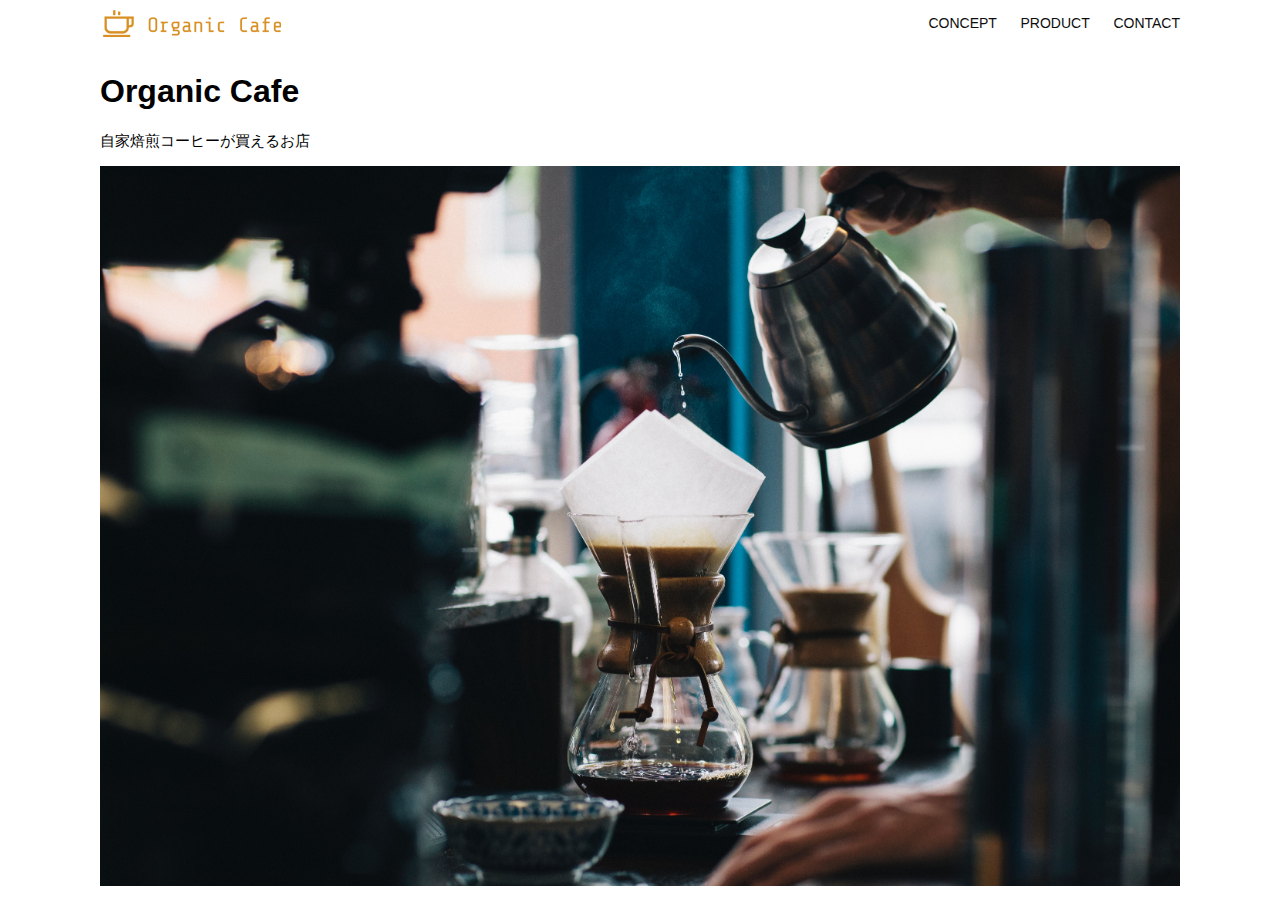
<file: kadai_013/index.html>
<!DOCTYPE html>
<html>
  <head>
    <title>Organic Cafe</title>
    <meta charset="UTF-8" />
    <meta name="description" content="自家焙煎のコーヒーがお家で楽しめるOrganic Cafe"/>
    <meta name="viewport" content="width=device-width, initial-scale=1.0" />
    <link rel="stylesheet" href="style.css" />
  </head>
  <body>
    <!-- ヘッダー -->
    <header>
      <!-- ロゴ -->
      <a href="index.html" id="logo"><img src="images/logo.png" alt="トップページに戻る"/></a>

      <!-- PC用ナビゲーション -->
      <nav id="nav-pc">
        <a href="index.html#concept">CONCEPT</a>
        <a href="index.html#product">PRODUCT</a>
        <a href="index.html#contact">CONTACT</a>
      </nav>
      <!-- スマホ用メニューボタン -->
      <img 
            id="menu-sp" 
            src="images/button-menu.png"
            alt="ナビゲーションを開く"
            onclick="document.getElementById('nav-sp').style.display = 'block';">
      <!-- スマホ用ナビゲーション -->
      <nav id="nav-sp">
        <img 
            id="close"
            src="images/button-close.png"
            alt="ナビゲーションを閉じる"
            onclick="document.getElementById('nav-sp').style.display = 'none' ">
        <a 
            id="logp-sp" 
            href="index.html" 
            onclick="document.getElementById('nav-sp').style.display = 'none' ">
        <img 
            src="images/logo-sp.png"
            alt="トップページに戻る">
        </a>

        <a  
            class="menu"
            href="index.html#concept"
            onclick="document.getElementById('nav-sp').style.display = 'none' ">CONCEPT
          </a>
        <a 
            class="menu"
            href="index.html#product"
            onclick="document.getElementById('nav-sp').style.display = 'none' ">PRODUCT
          </a>
        <a 
            class="menu"
            href="index.html#contact"
            onclick="document.getElementById('nav-sp').style.display = 'none' ">CONTACT
          </a>
      </nav>
    </header>

    <main>
      <article>
        <!-- メインビジュアル -->
        <section id="main-visual">
          <div id="main-message">
            <h1>Organic Cafe</h1>
            <p>自家焙煎コーヒーが買えるお店</p>
          </div>
          <img src="images/main-image.jpg" alt="コーヒーをハンドドリップで淹れる画像"/>
        </section>
      </article>
    </main>
  </body>
</html>
</file>
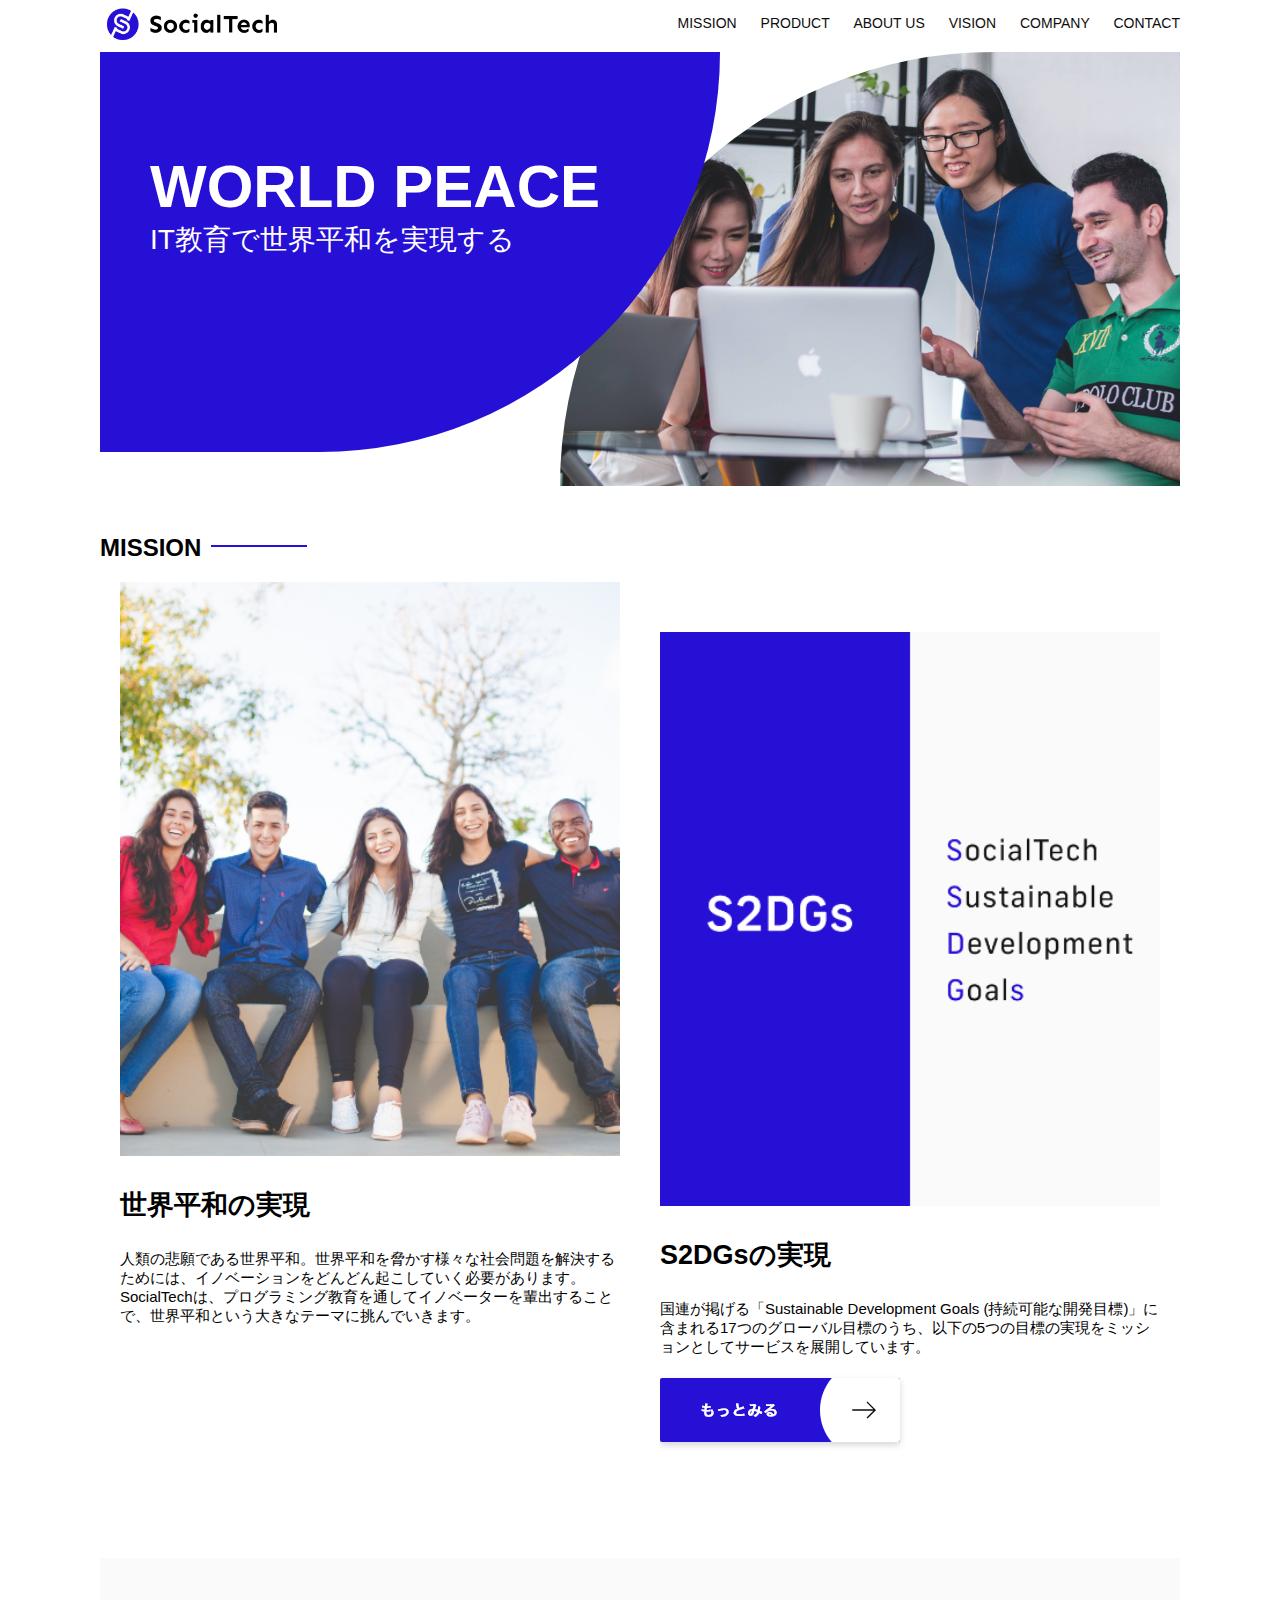
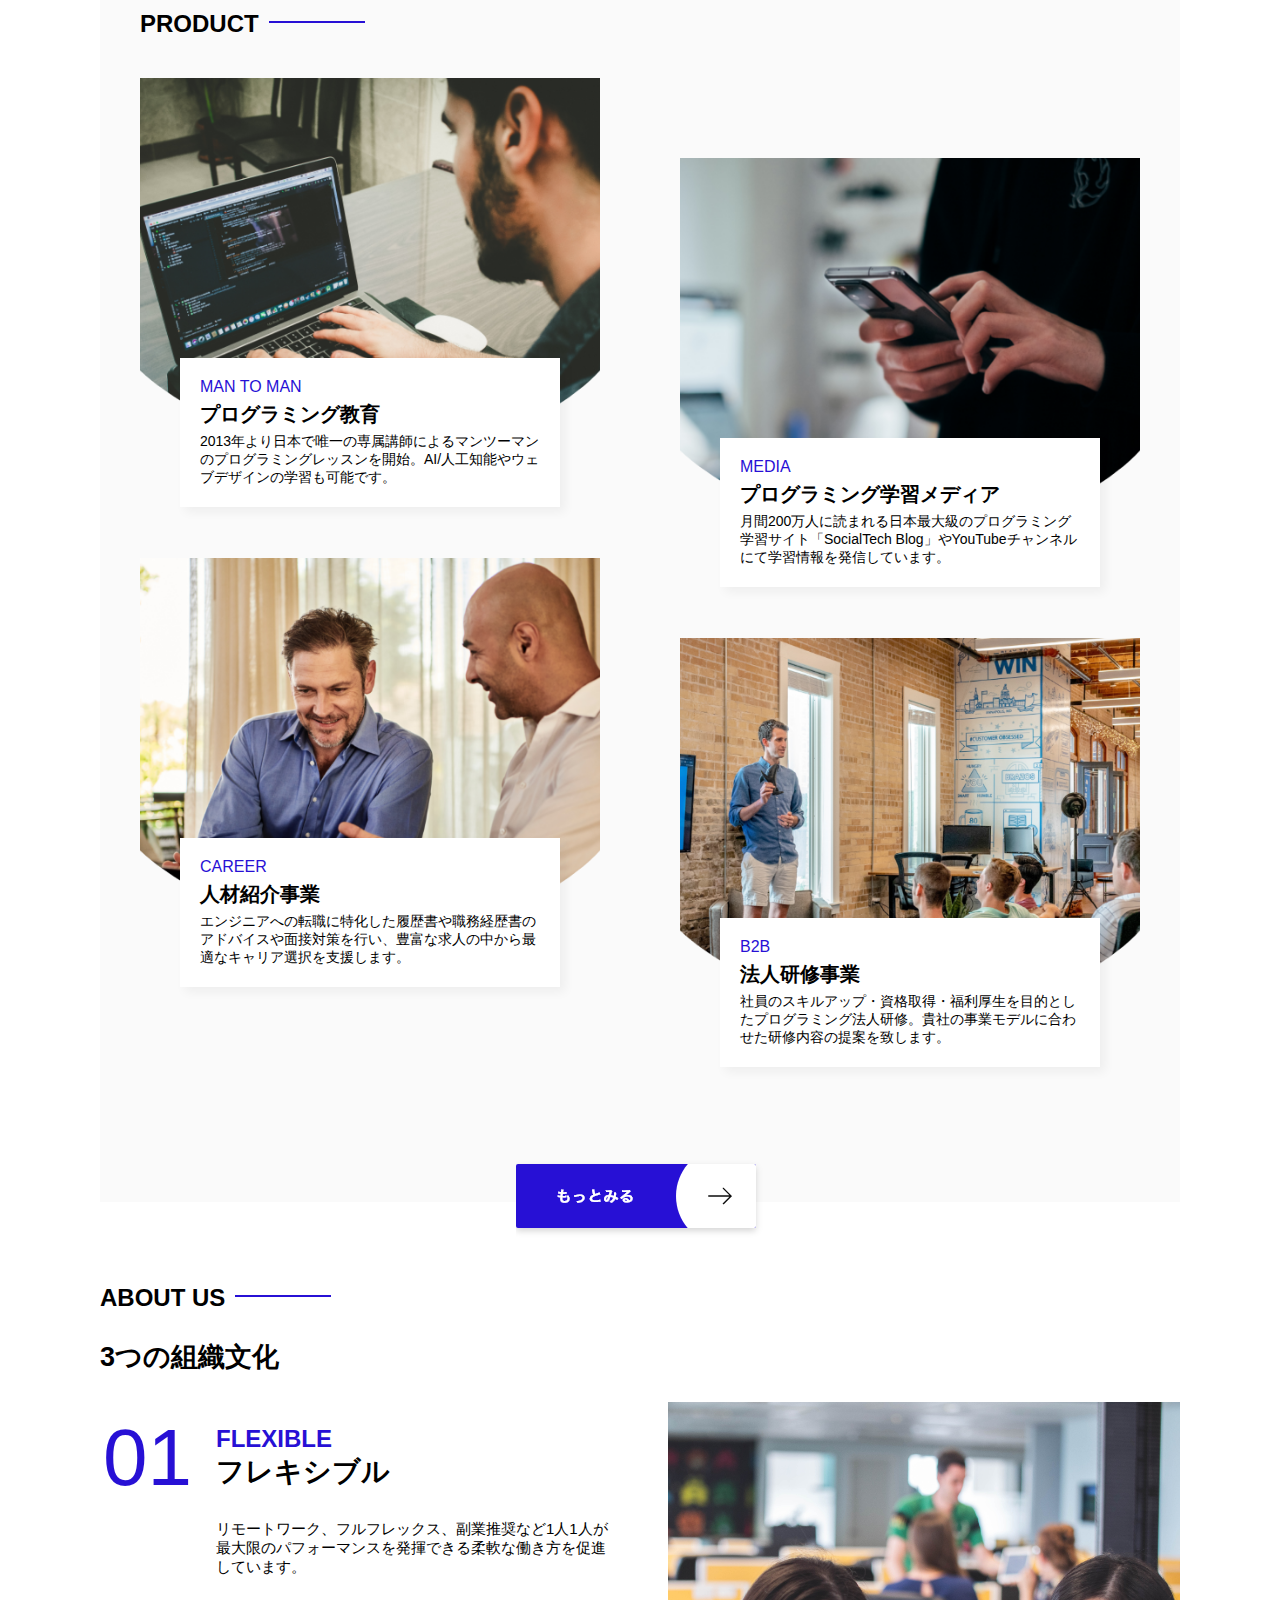
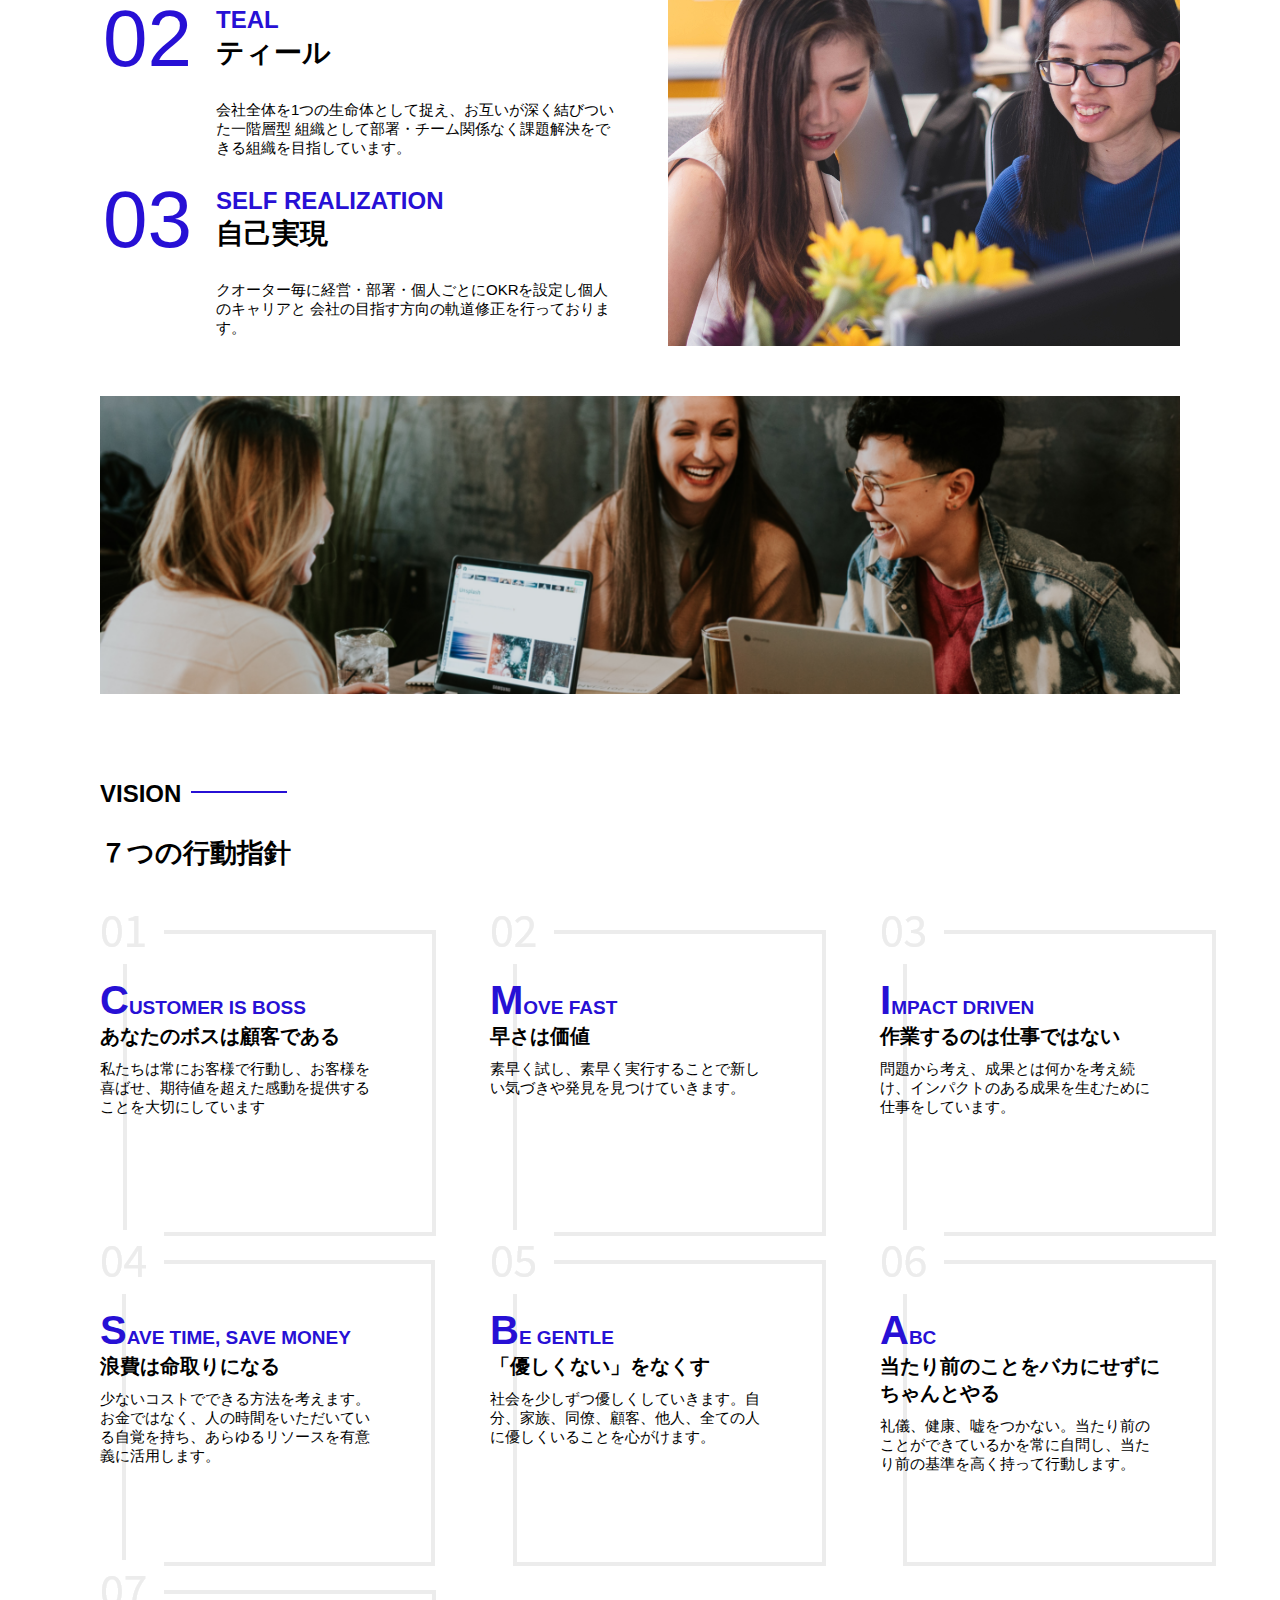
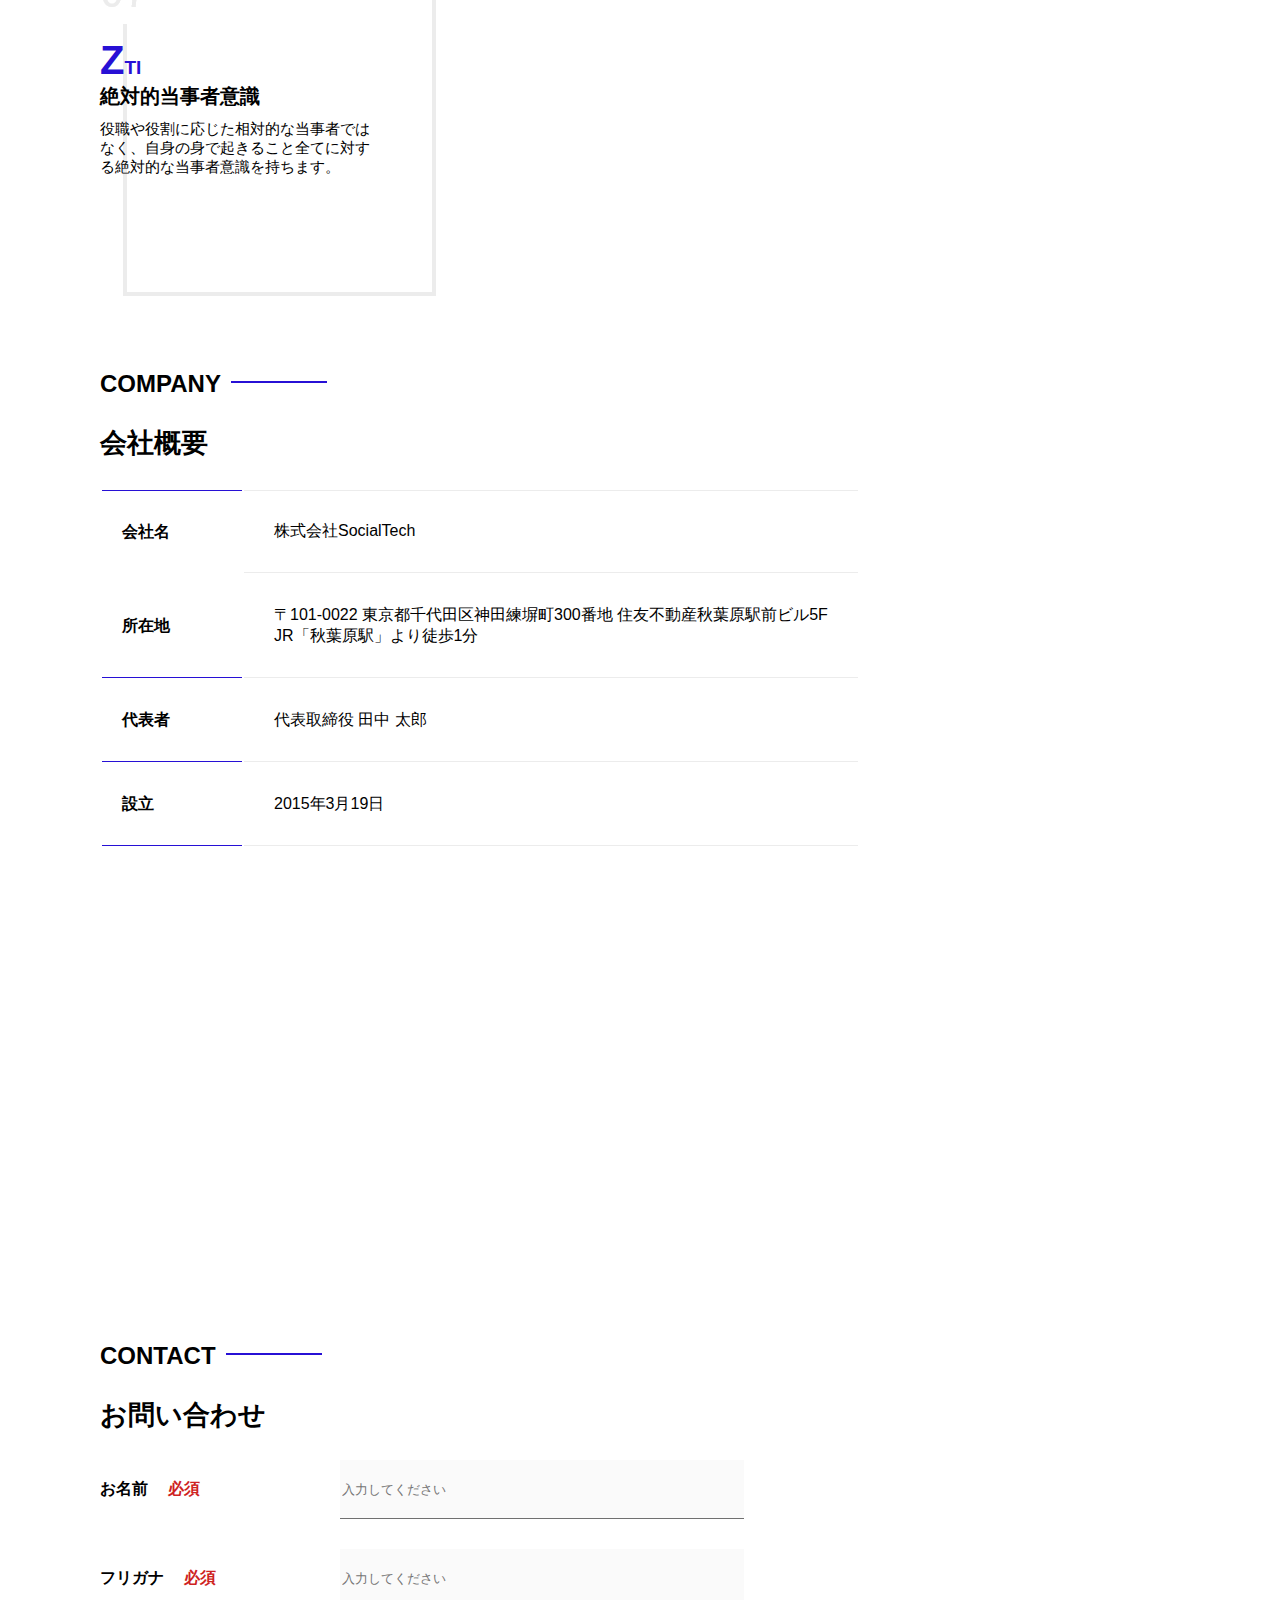
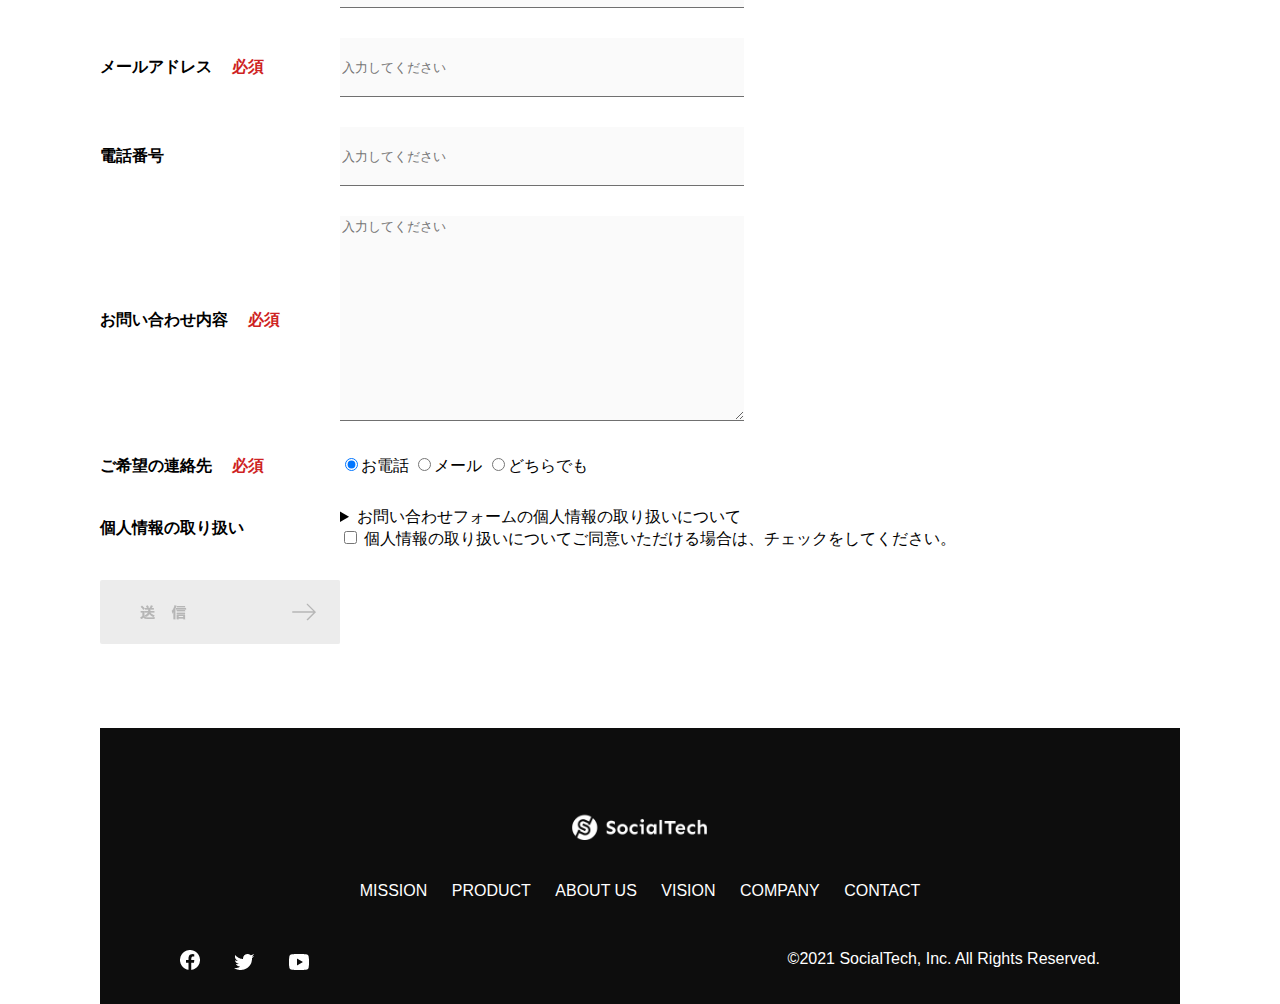
<file: socialteach/index.html>
<!DOCTYPE html>
<html>
  <head>
    <title>SocialTech</title>
    <meta charset="UTF-8" />
    <meta
      name="description"
      content="SocialTechはEdTech業界のリーディングカンパニーを目指します。"
    />
    <meta name="viewport" content="width=device-width, initial-scale=1.0" />
    <link rel="stylesheet" href="style.css" />
  </head>
  <body>
    <!-- ヘッダー -->
    <header>
      <!-- ロゴ -->
      <a href="index.html" id="logo"
        ><img src="images/logo.png" alt="トップページに戻る"
      /></a>

      <!-- PC用ナビゲーション -->
      <nav id="nav-pc">
        <a href="mission.html">MISSION</a>
        <a href="product.html">PRODUCT</a>
        <a href="index.html#aboutus">ABOUT US</a>
        <a href="index.html#vision">VISION</a>
        <a href="index.html#company">COMPANY</a>
        <a href="index.html#contact">CONTACT</a>
      </nav>

      <!-- スマホ用メニューボタン -->
      <img id="menu-sp" src="images/button-menu.png" alt="ナビゲーションを開く" onclick="document.getElementById('nav-sp').style.display = 'block'">
        <!-- スマホ用ナビゲーション -->
    <nav id="nav-sp">
      <img id="close" src="images/button-close.png" alt="ナビゲーションを閉じる" onclick="document.getElementById('nav-sp').style.display = 'none'">
      <a id="logo-sp" href="index.html" onclick="document.getElementById('nav-sp').style.display = 'none'"><img
          src="images/logo-sp.png" alt="トップページに戻る"></a>
      <a class="menu" href="mission.html" onclick="document.getElementById('nav-sp').style.display = 'none'">MISSION</a>
      <a class="menu" href="product.html" onclick="document.getElementById('nav-sp').style.display = 'none'">PRODUCT</a>
      <a class="menu" href="index.html#aboutus" onclick="document.getElementById('nav-sp').style.display = 'none'">ABOUT
        US</a>
      <a class="menu" href="index.html#vision"
        onclick="document.getElementById('nav-sp').style.display = 'none'">VISION</a>
      <a class="menu" href="index.html#company"
        onclick="document.getElementById('nav-sp').style.display = 'none'">COMPANY</a>
      <a class="menu" href="index.html#contact"
        onclick="document.getElementById('nav-sp').style.display = 'none'">CONTACT</a>
      <div id="sns">
        <a href="https://www.facebook.com/sejuku2013"><img src="images/button-facebook.png" alt="Facebookのリンク"></a>
        <a href="https://twitter.com/samuraijuku"><img src="images/button-twitter.png" alt="Twitterのリンク"></a>
        <a href="https://www.youtube.com/channel/UCCFOQO5aDK0xXam4cUQXT8g"><img src="images/button-youtube.png" alt="YouTubeのリンク"></a>
      </div>
    </nav>
    </header>
    <main>
      <article>
        <!-- メインビジュアル -->
        <section id="main-visual">
          <div id="main-message">
            <h1>WORLD PEACE</h1>
            <p>IT教育で世界平和を実現する</p>
          </div>
          <img
            src="images/index/index-main.png"
            alt="PCの周りに集まる多国籍の仲間たち"
          />
        </section>
        <!-- ミッション -->
        <section id="mission">
          <h2 class="index-h2">MISSION</h2>
          <div id="mission-flex">
            <div>
              <img
                id="mission-photo"
                src="images/index/index-mission.png"
                alt="屋外のベンチで写真を撮影する多国籍の仲間たち"
              />
              <h3>世界平和の実現</h3>
              <p>
                人類の悲願である世界平和。世界平和を脅かす様々な社会問題を解決するためには、イノベーションをどんどん起こしていく必要があります。SocialTechは、プログラミング教育を通してイノベーターを輩出することで、世界平和という大きなテーマに挑んでいきます。
              </p>
            </div>
            <div>
              <img id="s2dgs" src="images/index/s2dgs.png" alt="S2DGs" />
              <h3>S2DGsの実現</h3>
              <p>
                国連が掲げる「Sustainable Development Goals
                (持続可能な開発目標)」に含まれる17つのグローバル目標のうち、以下の5つの目標の実現をミッションとしてサービスを展開しています。
              </p>
              <a href="mission.html">
                <img src="images/button-more.png" alt="もっとみる" />
              </a>
            </div>
          </div>
        </section>
        <!-- プロダクト -->
        <section id="product">
        <h2 class="index-h2">PRODUCT</h2>
        <div>
          <div id="product-left">
            <div>
              <img class="product-photo" src="images/index/index-mantoman.png" alt="PCでコードを書く男性">
              <div class="product-explain">
                <span>MAN TO MAN</span>
                <h3>プログラミング教育</h3>
                <p>2013年より日本で唯一の専属講師によるマンツーマンのプログラミングレッスンを開始。AI/人工知能やウェブデザインの学習も可能です。</p>
              </div>
            </div>
            <div>
              <img class="product-photo" src="images/index/index-career.png" alt="笑顔で話し合う2人の男性">
              <div class="product-explain">
                <span>CAREER</span>
                <h3>人材紹介事業</h3>
                <p>エンジニアへの転職に特化した履歴書や職務経歴書のアドバイスや面接対策を行い、豊富な求人の中から最適なキャリア選択を支援します。</p>
              </div>
            </div>
          </div>
          <div id="product-right">
            <div>
              <img class="product-photo" src="images/index/index-media.png" alt="スマートフォンを操作する人">
              <div class="product-explain">
                <span>MEDIA</span>
                <h3>プログラミング学習メディア</h3>
                <p>月間200万人に読まれる日本最大級のプログラミング学習サイト「SocialTech Blog」やYouTubeチャンネルにて学習情報を発信しています。</p>
              </div>
            </div>
            <div>
              <img class="product-photo" src="images/index/index-b2b.png" alt="講演中の男性とそれを聴く人々">
              <div class="product-explain">
                <span>B2B</span>
                <h3>法人研修事業</h3>
                <p>社員のスキルアップ・資格取得・福利厚生を目的としたプログラミング法人研修。貴社の事業モデルに合わせた研修内容の提案を致します。</p>
              </div>
            </div>
          </div>
        </div>
        <div>
          <a id="product-more" href="product.html">
            <img src="images/button-more.png" alt="もっとみる">
          </a>
        </div>
        </section>
        <!---ABOUT US-->
        <section id="aboutus">
          <h2 class="index-h2">ABOUT US</h2>
          <h3>3つの組織文化</h3>
          <div>
            <table class="culture-table">
              <tr>
                <td>
                  <span class="culture-num">01</span>
                </td>
                <td>
                  <span class="culture-en">FLEXIBLE</span>
                  <span class="culture-jp">フレキシブル</span>
                </td>
              </tr>
              <tr>
                <td>
                  <!--空のセル-->
                </td>
                <td>
                  <p class="culture-description">
                    リモートワーク、フルフレックス、副業推奨など1人1人が最大限のパフォーマンスを発揮できる柔軟な働き方を促進しています。
                  </p>
                </td>
              </tr>
              <tr>
                <td>
                  <span class="culture-num">02</span>
                </td>
                <td>
                  <span class="culture-en">TEAL</span>
                  <span class="culture-jp">ティール</span>
                </td>
              </tr>
              <tr>
                <td>
                  <!--空のセル-->
                </td>
                <td>
                  <p class="culture-description">
                    会社全体を1つの生命体として捉え、お互いが深く結びついた一階層型
                    組織として部署・チーム関係なく課題解決をできる組織を目指しています。
                  </p>
                </td>
              </tr>
              <tr>
                <td>
                  <span class="culture-num">03</span>
                </td>
                <td>
                  <span class="culture-en">SELF REALIZATION</span>
                  <span class="culture-jp">自己実現</span>
                </td>
              </tr>
              <tr>
                <td>
                  <!--空のセル-->
                </td>
                <td>
                  <p class="culture-description">
                    クオーター毎に経営・部署・個人ごとにOKRを設定し個人のキャリアと
                    会社の目指す方向の軌道修正を行っております。
                  </p>
                </td>
              </tr>
            </table>
            <img
              class="culure-img"
              src="images/index/index-aboutus1.png"
              alt="笑顔で話し合う２人の女性"
            />
          </div>
          <img
            class="culture-img2"
            src="images/index/index-aboutus2.png"
            alt="笑顔で話し合う３人の男女"
          />
        </section>
        <!-- VISION -->
        <section id="vision">
          <h2 class="index-h2">VISION</h2>
          <h3>７つの行動指針</h3>
          <div>
            <div class="vision-box">
              <img src="images/index/vision-01.png" alt="01" />
              <span>
                <h4>CUSTOMER IS BOSS</h4>
                <h5>あなたのボスは顧客である</h5>
                <p>
                  私たちは常にお客様で行動し、お客様を喜ばせ、期待値を超えた感動を提供することを大切にしています
                </p>
              </span>
            </div>
            <div class="vision-box">
              <img src="images/index/vision-02.png" alt="02" />
              <span>
                <h4>MOVE FAST</h4>
                <h5>早さは価値</h5>
                <p>
                  素早く試し、素早く実行することで新しい気づきや発見を見つけていきます。
                </p>
              </span>
            </div>
            <div class="vision-box">
              <img src="images/index/vision-03.png" alt="03" />
              <span>
                <h4>IMPACT DRIVEN</h4>
                <h5>作業するのは仕事ではない</h5>
                <p>
                  問題から考え、成果とは何かを考え続け、インパクトのある成果を生むために仕事をしています。
                </p>
              </span>
            </div>
            <div class="vision-box">
              <img src="images/index/vision-04.png" alt="04" />
              <span>
                <h4>SAVE TIME, SAVE MONEY</h4>
                <h5>浪費は命取りになる</h5>
                <p>
                  少ないコストでできる方法を考えます。お金ではなく、人の時間をいただいている自覚を持ち、あらゆるリソースを有意義に活用します。
                </p>
              </span>
            </div>
            <div class="vision-box">
              <img src="images/index/vision-05.png" alt="05" />
              <span>
                <h4>BE GENTLE</h4>
                <h5>「優しくない」をなくす</h5>
                <p>
                  社会を少しずつ優しくしていきます。自分、家族、同僚、顧客、他人、全ての人に優しくいることを心がけます。
                </p>
              </span>
            </div>
            <div class="vision-box">
              <img src="images/index/vision-06.png" alt="06" />
              <span>
                <h4>ABC</h4>
                <h5>当たり前のことをバカにせずにちゃんとやる</h5>
                <p>
                  礼儀、健康、嘘をつかない。当たり前のことができているかを常に自問し、当たり前の基準を高く持って行動します。
                </p>
              </span>
            </div>
            <div class="vision-box">
              <img src="images/index/vision-07.png" alt="07" />
              <span>
                <h4>ZTI</h4>
                <h5>絶対的当事者意識</h5>
                <p>
                  役職や役割に応じた相対的な当事者ではなく、自身の身で起きること全てに対する絶対的な当事者意識を持ちます。
                </p>
              </span>
            </div>
          </div>
        </section>

        
        <!-- COMPANY -->
        <section id="company">
          <h2 class="index-h2">COMPANY</h2>
          <h3>会社概要</h3>
          <table id="copany-table">
            <tr>
              <th class="tableheader-first">会社名</th>
              <td class="cell-first">株式会社SocialTech</td>
            </tr>
            <tr>
              <th class="tableheader">所在地</th>
              <td class="cell">
                〒101-0022 東京都千代田区神田練塀町300番地
                住友不動産秋葉原駅前ビル5F<br />JR「秋葉原駅」より徒歩1分
              </td>
            </tr>
            <tr>
              <th class="tableheader">代表者</th>
              <td class="cell">代表取締役 田中 太郎</td>
            </tr>
            <tr>
              <th class="tableheader">設立</th>
              <td class="cell">2015年3月19日</td>
            </tr>
          </table>
          <iframe
            src="https://www.google.com/maps/place/%E4%BD%8F%E5%8F%8B%E4%B8%8D%E5%8B%95%E7%94%A3%E7%A7%8B%E8%91%89%E5%8E%9F%E9%A7%85%E5%89%8D%E3%83%93%E3%83%AB/@35.6999232,139.7746526,17z/data=!3m2!4b1!5s0x60188ea7bac689f5:0x2e5550f45a9202cc!4m6!3m5!1s0x60188fee13660e23:0x77137876edf742ac!8m2!3d35.6999232!4d139.7746526!16s%2Fg%2F11ll5g_zq8?entry=ttu&g_ep=EgoyMDI1MDkxNy4wIKXMDSoASAFQAw%3D%3D"
            style="border: 0"
            allowfullscreen=""
            loading="lazy"
          >
          </iframe>
        </section>
        <!-- お問い合わせフォーム -->
        <section id="contact">
          <h2 class="index-h2">CONTACT</h2>
          <h3>お問い合わせ</h3>
          <form>
            <div>
              <div class="contact-heading">
                <label class="contact-label"
                  >お名前<span class="contact-span">必須</span></label
                >
              </div>
              <div>
                <input
                  type="text"
                  name="name"
                  placeholder="入力してください"
                  class="contact-textbox"
                />
              </div>
            </div>
            <div>
              <div class="contact-heading">
                <label class="contact-label"
                  >フリガナ<span class="contact-span">必須</span></label
                >
              </div>
              <div>
                <input
                  type="text"
                  name="hurigana"
                  placeholder="入力してください"
                  class="contact-textbox"
                />
              </div>
            </div>
            <div>
              <div class="contact-heading">
                <label class="contact-label"
                  >メールアドレス<span class="contact-span">必須</span></label
                >
              </div>
              <div>
                <input
                  type="text"
                  name="email"
                  placeholder="入力してください"
                  class="contact-textbox"
                />
              </div>
            </div>
            <div>
              <div class="contact-heading">
                <label class="contact-label">電話番号</label>
              </div>
              <div>
                <input type="text" name="tel" placeholder="入力してください" class="contact-textbox">
              </div>
            </div>
            <div>
              <div class="contact-heading">
                <label class="contact-label">お問い合わせ内容<span class="contact-span">必須</span></label>
              </div>
              <div>
                <textarea class="contact-textarea" placeholder="入力してください" name="message"></textarea>
              </div>
            </div>
            <div>
              <div class="contact-heading">
                <label class="contact-label">ご希望の連絡先<span class="contact-span">必須</span></label>
              </div>
              <div>
                <input class="radiobutton" type="radio" value="tell" name="contact" checked><label>お電話</label>
                <input class="radiobutton" type="radio" value="mail" name="contact" ><label>メール</label>
                <input class="radiobutton" type="radio" value="both" name="contact" ><label>どちらでも</label>
              </div>
            </div>
            <div>
            <div class="contact-heading">
              <label class="contact-label">個人情報の取り扱い</label>
            </div>
            <div>
              <details>
                <summary>お問い合わせフォームの個人情報の取り扱いについて</summary>
                <div>
                  <span>１．組織の名称又は氏名</span><br>
                  株式会社SocialTech<br><br>
                  <span>２．個人情報保護管理者（若しくはその代理人）の氏名又は職名、所属及び連絡先
                    鈴木 一郎 コーポレート部</span><br>
                  メールアドレス：samurai@example.com<br>
                  TEL：03-1234-5678<br>
                  <span>３．個人情報の利用目的</span><br>
                  ・本サービス及び本サービスに関連する情報の提供又はそれらに関する連絡のため<br>
                  ・ユーザーの本人確認のため<br>
                  ・当社サービスのご案内のため<br>
                  ・当社の商品等の広告または宣伝（電子メールによるものを含むものとします。）<br><br>
                  <span>４．個人情報の取り扱い業務の委託</span><br>
                  個人情報の取扱業務の全部または一部を外部に業務委託する場合があります。<br>
                  その際、弊社は、個人情報を適切に保護できる管理体制を敷き実行していることを条件として<br>
                  委託先を厳選したうえで、機密保持契約を委託先と締結し、お客様の個人情報を厳密に管理させます。<br><br>
                  <span>５．個人情報の開示等の請求</span><br>
                  お客様は、弊社に対してご自身の個人情報の開示等（利用目的の通知、開示、内容の訂正・追加・削除、利用の停止または消去、第三者への提供の停止）に関して、当社問合わせ窓口に申し出ることができます。<br>
                  その際、弊社はお客様ご本人を確認させていただいたうえで、合理的な期間内に対応いたします。<br><br>
                  なお、個人情報に関する弊社問合わせ先は、次の通りです。<br><br>
                  株式会社SocialTech　個人情報問合せ窓口<br>
                  〒101-0022 東京都千代田区神田練塀町300番地 住友不動産秋葉原駅前ビル5F<br>
                  メールアドレス：samurai@example.com　TEL：03-1234-5678<br><br>
                  <span>６．個人情報を提供されることの任意性について</span><br><br>
                  お客様がご自身の個人情報を弊社に提供されるか否かは、お客様のご判断によりますが、もしご提供されない場合には、適切なサービスが提供できない場合がありますので予めご了承ください。
                </div>
              </details>
              <input type="checkbox" name="agree">
              <span>個人情報の取り扱いについてご同意いただける場合は、チェックをしてください。</span>
            </div>
          </div>
          <input type="image" src="images/button-submit.png" alt="送信する">
          </form>
        </section>
      </article>
      <footer>
        <div id="footer-logo">
          <img src="images/logo-sp.png" alt="SocialTech">
        </div>
        <div id="footer-link">
        <a href="mission.html">MISSION</a>
        <a href="product.html">PRODUCT</a>
        <a href="index.html#aboutus">ABOUT US</a>
        <a href="index.html#vision">VISION</a>
        <a href="index.html#company">COMPANY</a>
        <a href="index.html#contact">CONTACT</a>
      </div>
      <div id="sns-footer">
        <a href="https://www.facebook.com/sejuku2013"><img src="images/button-facebook.png" alt="Facebookのリンク"></a>
        <a href="https://twitter.com/samuraijuku"><img src="images/button-twitter.png" alt="Twitterのリンク"></a>
        <a href="https://www.youtube.com/channel/UCCFOQO5aDK0xXam4cUQXT8g"><img src="images/button-youtube.png" alt="YouTubeのリンク"></a>
        <span id="copyright">&copy;2021 SocialTech, Inc. All Rights Reserved. </span>
      </div>
    </footer>
    </main>
  </body>
</html>
</file>
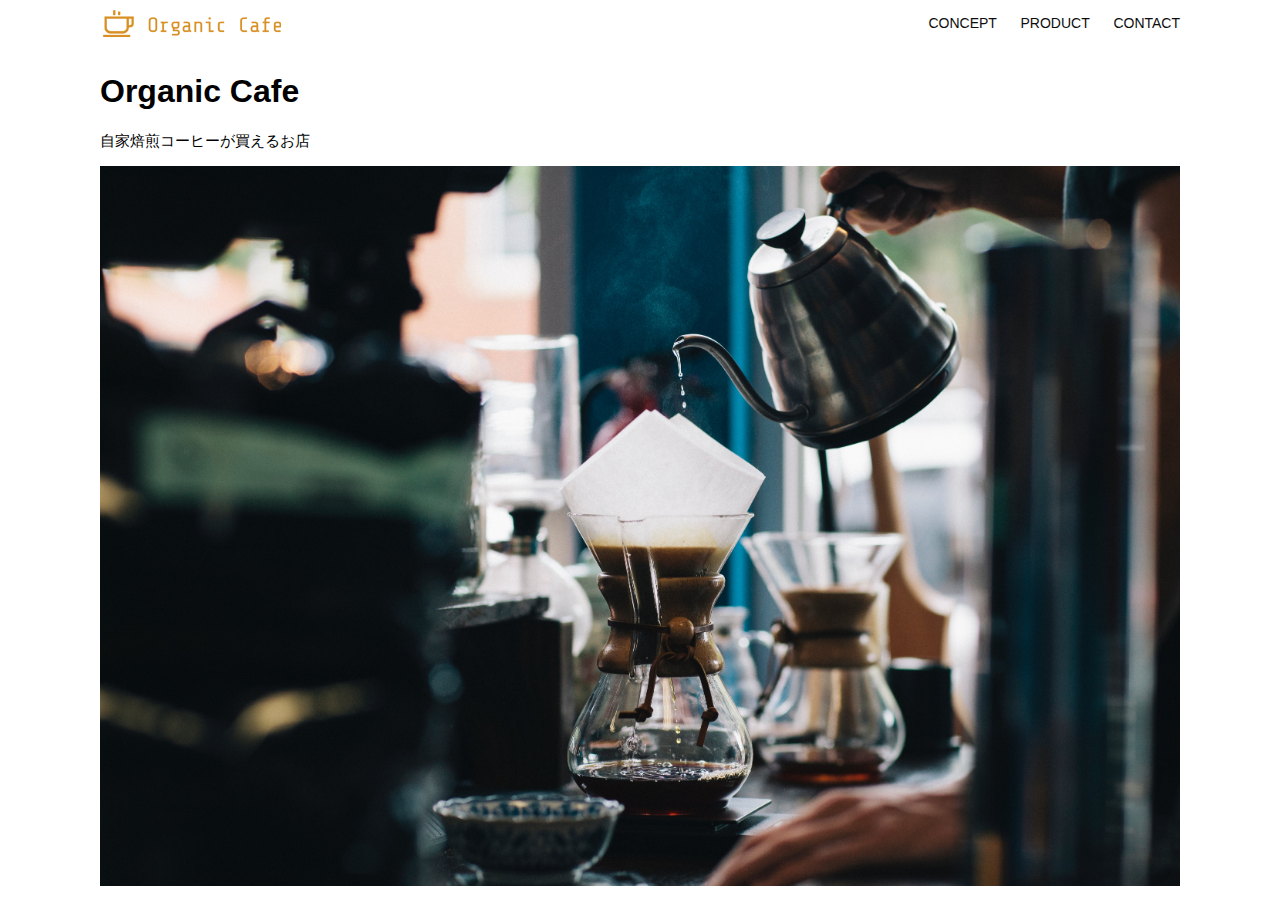
<file: kadai_013/kadai_013/index.html>
<!DOCTYPE html>
<html>
  <head>
    <title>Organic Cafe</title>
    <meta charset="UTF-8" />
    <meta
      name="description"
      content="自家焙煎のコーヒーがお家で楽しめるOrganic Cafe"
    />
    <meta name="viewport" content="width=device-width, initial-scale=1.0" />
    <link rel="stylesheet" href="style.css" />
  </head>
  <body>
    <!-- ヘッダー -->
    <header>
      <!-- ロゴ -->
      <a href="index.html" id="logo"
        ><img src="images/logo.png" alt="トップページに戻る"
      /></a>

      <!-- PC用ナビゲーション -->
      <nav id="nav-pc">
        <a href="index.html#concept">CONCEPT</a>
        <a href="index.html#product">PRODUCT</a>
        <a href="index.html#contact">CONTACT</a>
      </nav>

      <!-- スマホ用メニューボタン -->
      <img id="menu-sp" src="images/button-menu.png" alt="ナビゲーションを開く" onclick="document.getElementById('nav-sp').style.display = 'block'">

      <!-- スマホ用ナビゲーション -->
      <nav id="nav-sp">
        <img id="close" src="images/button-close.png" alt="ナビゲーションを閉じる" onclick="document.getElementById('nav-sp').style.display = 'none'">
        <a id="logo-sp" href="index.html"onclick="document.getElementById('nav-sp').style.display = 'none'">
          <img src="images/logo-sp.png" alt="トップページに戻る">
        </a>
        <a class="menu" href="index.html#concept" onclick="document.getElementById('nav-sp').style.display = 'none'">CONCEPT</a>
        <a class="menu" href="index.html#product" onclick="document.getElementById('nav-sp').style.display = 'none'">PRODUCT</a>
        <a class="menu" href="index.html#contact" onclick="document.getElementById('nav-sp').style.display = 'none'">CONTACT</a>
      </nav>
    </header>
    <main>
      <article>
        <!-- メインビジュアル -->
        <section id="main-visual">
          <div id="main-message">
            <h1>Organic Cafe</h1>
            <p>自家焙煎コーヒーが買えるお店</p>
          </div>
          <img
            src="images/main-image.jpg"
            alt="コーヒーをハンドドリップで淹れる画像"
          />
        </section>
      </article>
    </main>
  </body>
</html>
</file>
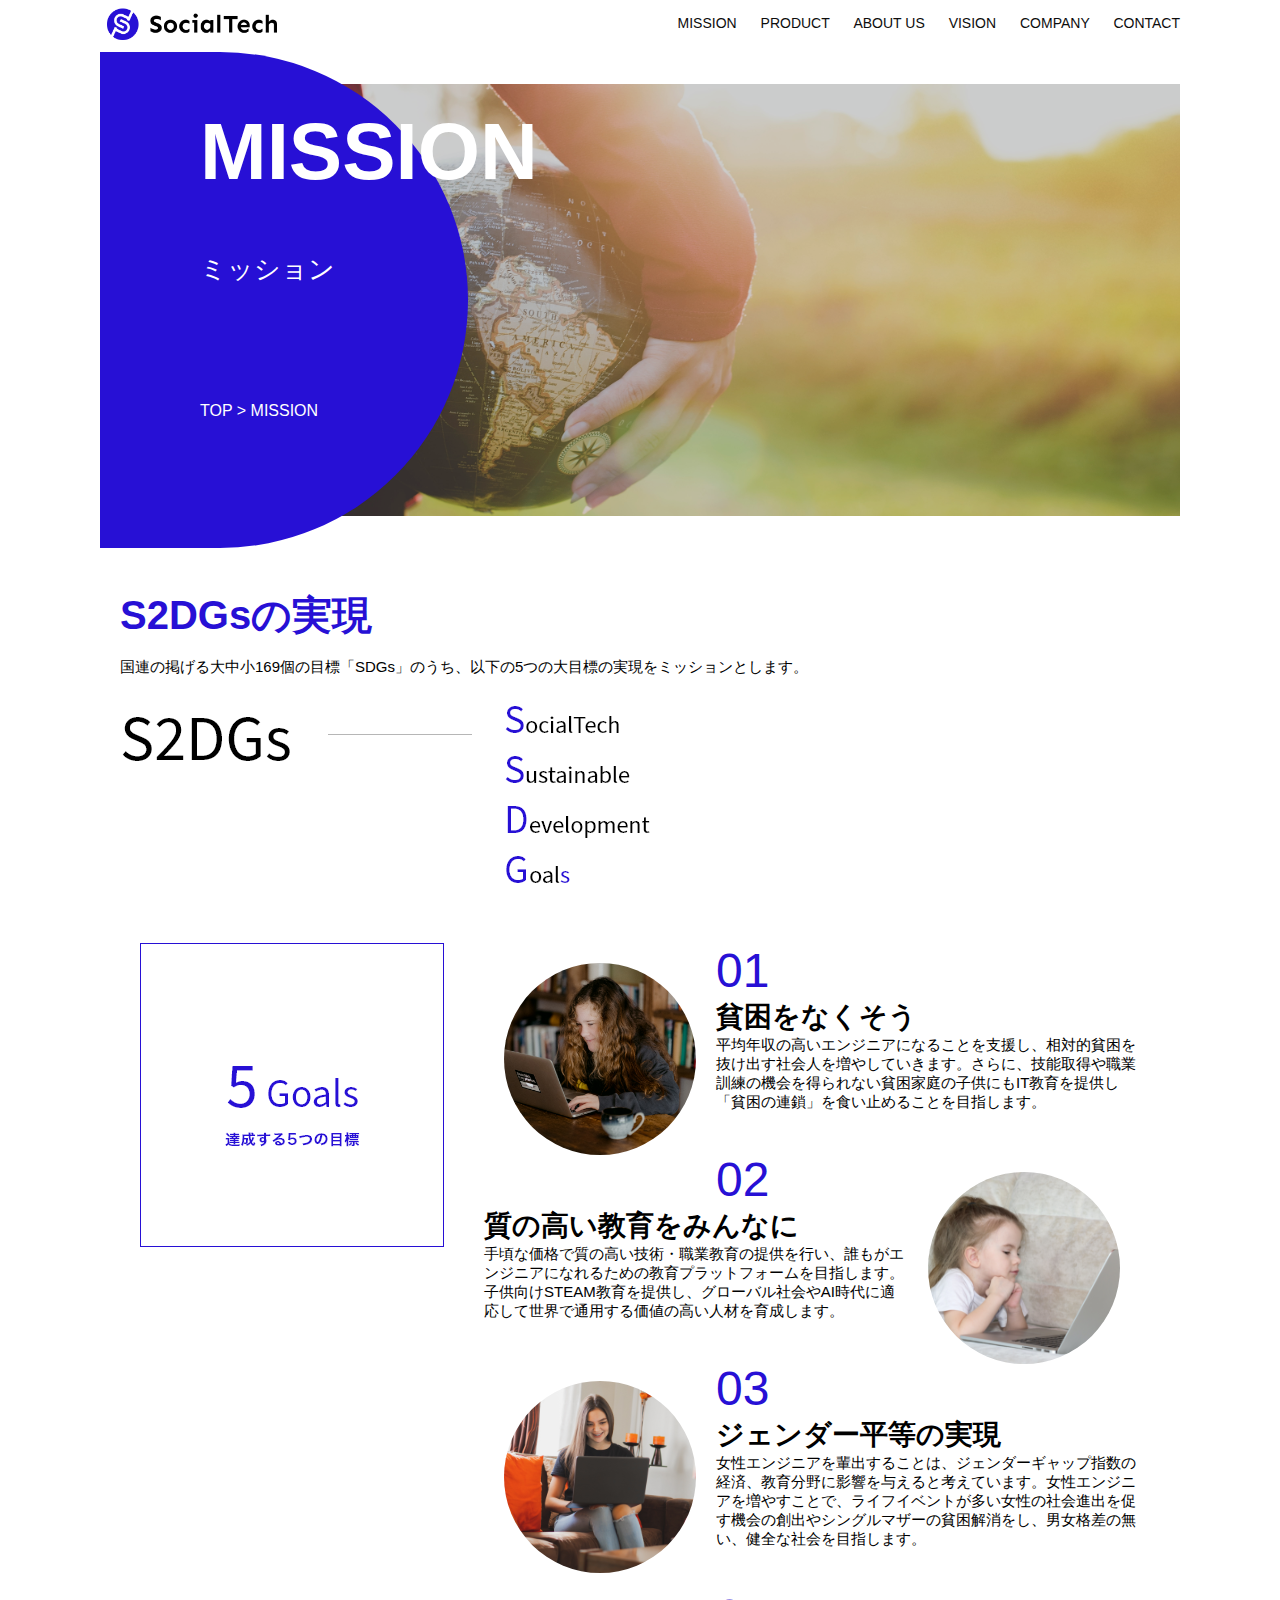
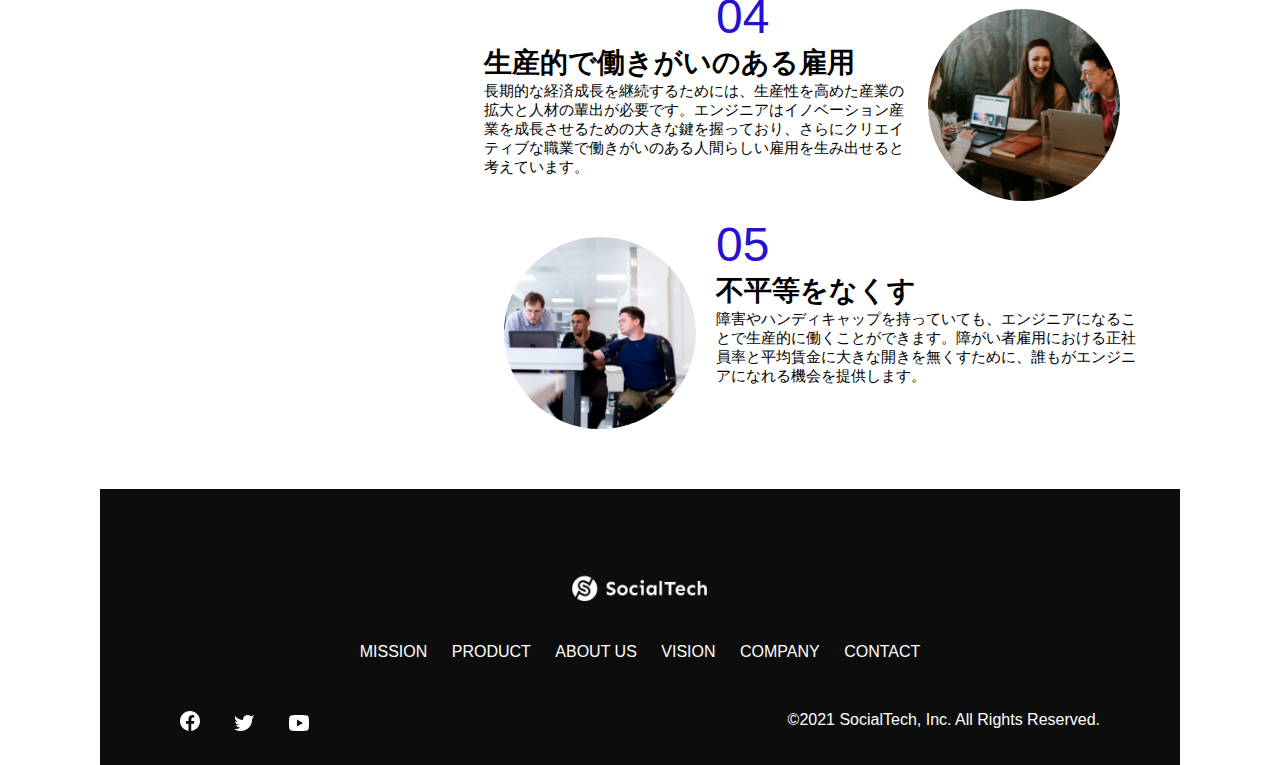
<file: socialteach/mission.html>
<!DOCTYPE html>
<html>
<head>
  <title>SocialTech - MISSION ミッション -</title>
  <meta charset="UTF-8">
  <meta name="description" content="SocialTechが目指す5つの目標（S2DGs）を紹介します">
  <meta name="viewport" content="width=device-width, initial-scale=1.0">
  <link rel="stylesheet" href="style.css">
</head>

<body>
  <!-- ヘッダー -->
  <header>
    <!-- ロゴ -->
    <a href="index.html" id="logo"><img src="images/logo.png" alt="トップページに戻る"></a>

    <!-- PC用ナビゲーション -->
    <nav id="nav-pc">
      <a href="mission.html">MISSION</a>
      <a href="product.html">PRODUCT</a>
      <a href="index.html#aboutus">ABOUT US</a>
      <a href="index.html#vision">VISION</a>
      <a href="index.html#company">COMPANY</a>
      <a href="index.html#contact">CONTACT</a>
    </nav>

    <!-- スマホ用メニューボタン -->
    <img id="menu-sp" src="images/button-menu.png" alt="ナビゲーションを開く" onclick="document.getElementById('nav-sp').style.display = 'block'">

    <!-- スマホ用ナビゲーション -->
    <nav id="nav-sp">
      <img id="close" src="images/button-close.png" alt="ナビゲーションを閉じる" onclick="document.getElementById('nav-sp').style.display = 'none'">
      <a id="logo-sp" href="index.html" onclick="document.getElementById('nav-sp').style.display = 'none'"><img
          src="images/logo-sp.png" alt="トップページに戻る"></a>
      <a class="menu" href="mission.html" onclick="document.getElementById('nav-sp').style.display = 'none'">MISSION</a>
      <a class="menu" href="product.html" onclick="document.getElementById('nav-sp').style.display = 'none'">PRODUCT</a>
      <a class="menu" href="index.html#aboutus" onclick="document.getElementById('nav-sp').style.display = 'none'">ABOUT
        US</a>
      <a class="menu" href="index.html#vision"
        onclick="document.getElementById('nav-sp').style.display = 'none'">VISION</a>
      <a class="menu" href="index.html#company"
        onclick="document.getElementById('nav-sp').style.display = 'none'">COMPANY</a>
      <a class="menu" href="index.html#contact"
        onclick="document.getElementById('nav-sp').style.display = 'none'">CONTACT</a>
      <div id="sns">
        <a href="https://www.facebook.com/sejuku2013"><img src="images/button-facebook.png" alt="Facebookのリンク"></a>
        <a href="https://twitter.com/samuraijuku"><img src="images/button-twitter.png" alt="Twitterのリンク"></a>
        <a href="https://www.youtube.com/channel/UCCFOQO5aDK0xXam4cUQXT8g"><img src="images/button-youtube.png" alt="YouTubeのリンク"></a>
      </div>
    </nav>
  </header>
  <main>
    <article>
      <section id="mission-main">
        <div id="mission-title">
          <h1>MISSION</h1>
          <span>ミッション</span>
          <div>TOP > MISSION</div>
        </div>
      </section>
      <section id="mission-s2dgs">
        <h2 class="mission-h2">S2DGsの実現</h2>
        <p>国連の掲げる大中小169個の目標「SDGs」のうち、以下の5つの大目標の実現をミッションとします。</p>
        <img src="images/mission/mission-s2dgs.png" alt="S2DGs">
      </section>
      <section id="mission-5goals">
        <div>
          <img id="s2dgs-image" src="images/mission/mission-5goals.png" alt="5Goals">
        </div>
        <div>
        <div>
          <img class="fivegoals-image-left" src="images/mission/mission-5goals01.png" alt="PCを操作する女の子">
          <span class="fivegoals-number">01</span>
          <h3 class="fivegoals-h3">貧困をなくそう</h3>
          <p class="fivegoals-p">
            平均年収の高いエンジニアになることを支援し、相対的貧困を抜け出す社会人を増やしていきます。さらに、技能取得や職業訓練の機会を得られない貧困家庭の子供にもIT教育を提供し「貧困の連鎖」を食い止めることを目指します。
          </p>
        </div>

        <div>
          <img class="fivegoals-image-right" src="images/mission/mission-5goals02.png" alt="PCを見つめる小さい女の子">
          <span class="fivegoals-number">02</span>
          <h3 class="fivegoals-h3">質の高い教育をみんなに</h3>
          <p class="fivegoals-p">
            手頃な価格で質の高い技術・職業教育の提供を行い、誰もがエンジニアになれるための教育プラットフォームを目指します。子供向けSTEAM教育を提供し、グローバル社会やAI時代に適応して世界で通用する価値の高い人材を育成します。
          </p>
        </div>

        <div>
          <img class="fivegoals-image-left" src="images/mission/mission-5goals03.png" alt="PCを操作する女性">
          <span class="fivegoals-number">03</span>
          <h3 class="fivegoals-h3">ジェンダー平等の実現</h3>
          <p class="fivegoals-p">
            女性エンジニアを輩出することは、ジェンダーギャップ指数の経済、教育分野に影響を与えると考えています。女性エンジニアを増やすことで、ライフイベントが多い女性の社会進出を促す機会の創出やシングルマザーの貧困解消をし、男女格差の無い、健全な社会を目指します。
          </p>
        </div>

        <div>
          <img class="fivegoals-image-right" src="images/mission/mission-5goals04.png" alt="笑顔で話し合う3人の男女">
          <span class="fivegoals-number">04</span>
          <h3 class="fivegoals-h3">生産的で働きがいのある雇用</h3>
          <p class="fivegoals-p">
            長期的な経済成長を継続するためには、生産性を高めた産業の拡大と人材の輩出が必要です。エンジニアはイノベーション産業を成長させるための大きな鍵を握っており、さらにクリエイティブな職業で働きがいのある人間らしい雇用を生み出せると考えています。
          </p>
        </div>

        <div>
          <img class="fivegoals-image-left" src="images/mission/mission-5goals05.png" alt="障害を持つ男性が生き生きと働く様子">
          <span class="fivegoals-number">05</span>
          <h3 class="fivegoals-h3">不平等をなくす</h3>
          <p class="fivegoals-p">
            障害やハンディキャップを持っていても、エンジニアになることで生産的に働くことができます。障がい者雇用における正社員率と平均賃金に大きな開きを無くすために、誰もがエンジニアになれる機会を提供します。
          </p>
        </div>
      </div>
      </section>
    </article>
    <footer>
      <div id="footer-logo">
        <img src="images/logo-sp.png" alt="SocialTech">
      </div>
      <div id="footer-link">
        <a href="mission.html">MISSION</a>
        <a href="product.html">PRODUCT</a>
        <a href="index.html#aboutus">ABOUT US</a>
        <a href="index.html#vision">VISION</a>
        <a href="index.html#company">COMPANY</a>
        <a href="index.html#contact">CONTACT</a>
      </div>
      <div id="sns-footer">
        <a href="https://www.facebook.com/sejuku2013"><img src="images/button-facebook.png" alt="Facebookのリンク"></a>
        <a href="https://twitter.com/samuraijuku"><img src="images/button-twitter.png" alt="Twitterのリンク"></a>
        <a href="https://www.youtube.com/channel/UCCFOQO5aDK0xXam4cUQXT8g"><img src="images/button-youtube.png" alt="YouTubeのリンク"></a>
        <span id="copyright">&copy;2021 SocialTech, Inc. All Rights Reserved. </span>
      </div>
    </footer>
  </main>
</body>

</html>
</file>
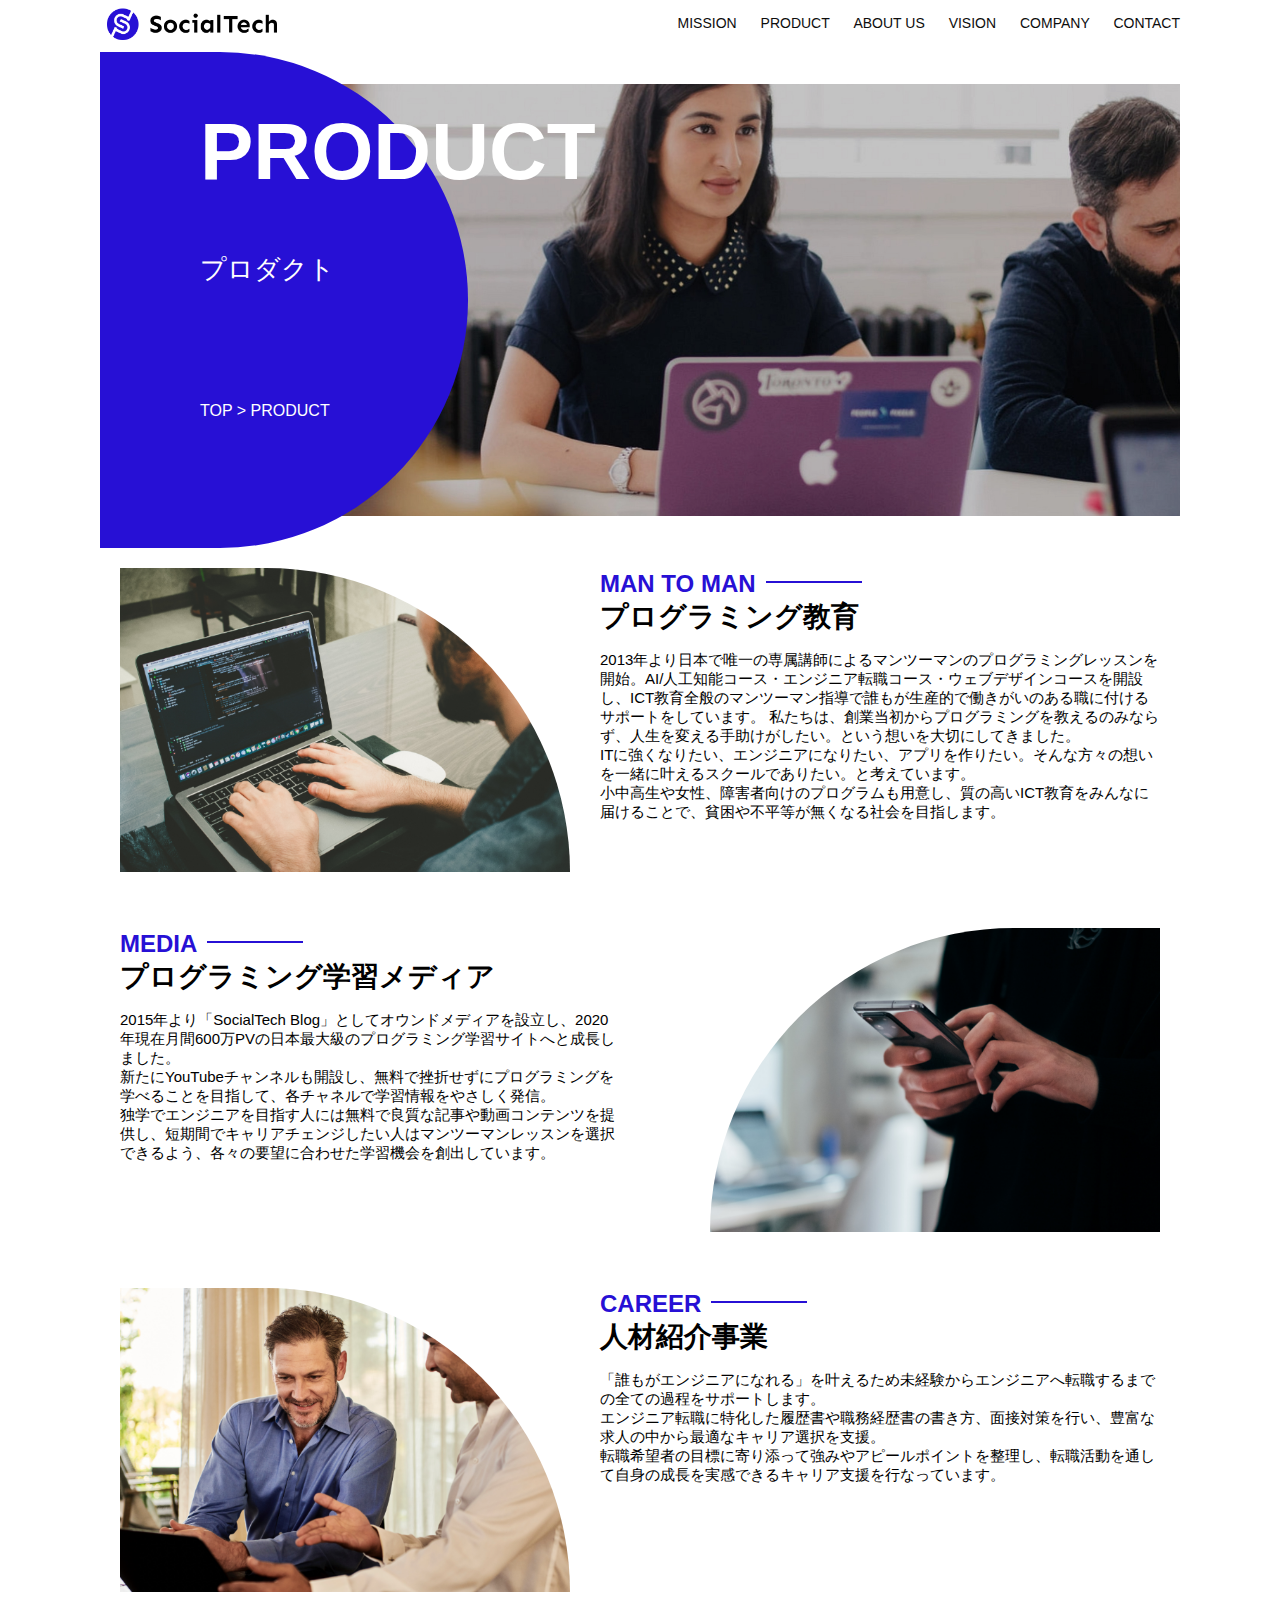
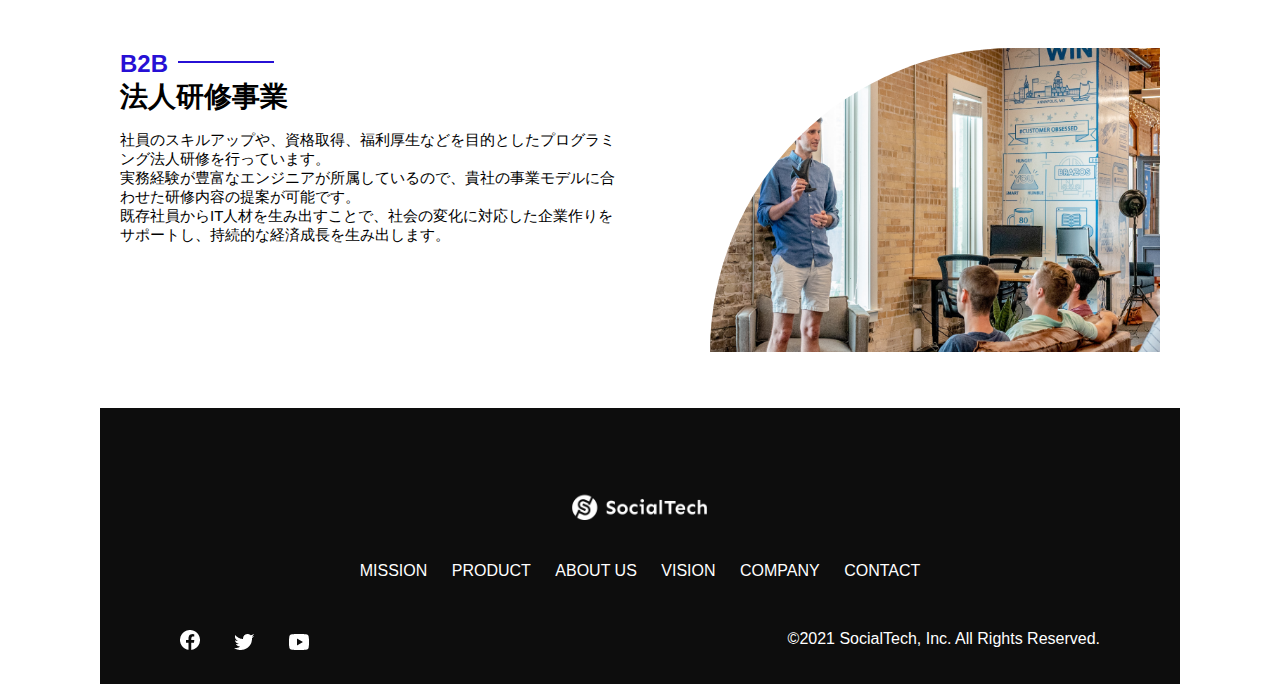
<file: socialteach/product.html>
<!DOCTYPE html>
<html>
<head>
  <title>SocialTech -PRODUCT プロダクト-</title>
  <meta charset="UTF-8">
  <meta name="description" content="SocialTechの4つのプロダクトを紹介します">
  <meta name="viewport" content="width=device-width, initial-scale=1.0">
  <link rel="stylesheet" href="style.css">
</head>

<body>
  <!-- ヘッダー -->
  <header>
    <!-- ロゴ -->
    <a href="index.html" id="logo"><img src="images/logo.png" alt="トップページに戻る"></a>

    <!-- PC用ナビゲーション -->
    <nav id="nav-pc">
      <a href="mission.html">MISSION</a>
      <a href="product.html">PRODUCT</a>
      <a href="index.html#aboutus">ABOUT US</a>
      <a href="index.html#vision">VISION</a>
      <a href="index.html#company">COMPANY</a>
      <a href="index.html#contact">CONTACT</a>
    </nav>

    <!-- スマホ用メニューボタン -->
    <img id="menu-sp" src="images/button-menu.png" alt="ナビゲーションを開く" onclick="document.getElementById('nav-sp').style.display = 'block'">

    <!-- スマホ用ナビゲーション -->
    <nav id="nav-sp">
      <img id="close" src="images/button-close.png" alt="ナビゲーションを閉じる" onclick="document.getElementById('nav-sp').style.display = 'none'">
      <a id="logo-sp" href="index.html" onclick="document.getElementById('nav-sp').style.display = 'none'"><img
          src="images/logo-sp.png" alt="トップページに戻る"></a>
      <a class="menu" href="mission.html" onclick="document.getElementById('nav-sp').style.display = 'none'">MISSION</a>
      <a class="menu" href="product.html" onclick="document.getElementById('nav-sp').style.display = 'none'">PRODUCT</a>
      <a class="menu" href="index.html#aboutus" onclick="document.getElementById('nav-sp').style.display = 'none'">ABOUT
        US</a>
      <a class="menu" href="index.html#vision"
        onclick="document.getElementById('nav-sp').style.display = 'none'">VISION</a>
      <a class="menu" href="index.html#company"
        onclick="document.getElementById('nav-sp').style.display = 'none'">COMPANY</a>
      <a class="menu" href="index.html#contact"
        onclick="document.getElementById('nav-sp').style.display = 'none'">CONTACT</a>
      <div id="sns">
        <a href="https://www.facebook.com/sejuku2013"><img src="images/button-facebook.png" alt="Facebookのリンク"></a>
        <a href="https://twitter.com/samuraijuku"><img src="images/button-twitter.png" alt="Twitterのリンク"></a>
        <a href="https://www.youtube.com/channel/UCCFOQO5aDK0xXam4cUQXT8g"><img src="images/button-youtube.png" alt="YouTubeのリンク"></a>
      </div>
    </nav>
  </header>
  <main>
    <article>
      <section id="product-main">
        <div id="product-title">
          <h1>PRODUCT</h1>
          <span>プロダクト</span>
          <div>TOP > PRODUCT</div>
        </div>
      </section>
       <section class="product-section1">
        <img src="images/product/product-mantoman.png" alt="PCでコードを書く男性">
        <div>
          <h2 class="product-h2">MAN TO MAN</h2>
          <h3 class="product-h3">プログラミング教育</h3>
          <p>
            2013年より日本で唯一の専属講師によるマンツーマンのプログラミングレッスンを開始。AI/人工知能コース・エンジニア転職コース・ウェブデザインコースを開設し、ICT教育全般のマンツーマン指導で誰もが生産的で働きがいのある職に付けるサポートをしています。
            私たちは、創業当初からプログラミングを教えるのみならず、人生を変える手助けがしたい。という想いを大切にしてきました。<br>ITに強くなりたい、エンジニアになりたい、アプリを作りたい。そんな方々の想いを一緒に叶えるスクールでありたい。と考えています。<br>小中高生や女性、障害者向けのプログラムも用意し、質の高いICT教育をみんなに届けることで、貧困や不平等が無くなる社会を目指します。
          </p>
        </div>
      </section>
      <section class="product-section2">
        <div>
          <h2 class="product-h2">MEDIA</h2>
          <h3 class="product-h3">プログラミング学習メディア</h3>
          <p>2015年より「SocialTech
            Blog」としてオウンドメディアを設立し、2020年現在月間600万PVの日本最大級のプログラミング学習サイトへと成長しました。<br>新たにYouTubeチャンネルも開設し、無料で挫折せずにプログラミングを学べることを目指して、各チャネルで学習情報をやさしく発信。<br>独学でエンジニアを目指す人には無料で良質な記事や動画コンテンツを提供し、短期間でキャリアチェンジしたい人はマンツーマンレッスンを選択できるよう、各々の要望に合わせた学習機会を創出しています。
          </p>
        </div>
        <img src="images/product/product-media.png" alt="スマートフォンを操作する人">
      </section>
      <section class="product-section1">
        <img src="images/product/product-career.png" alt="笑顔で話し合う2人の男性">
        <div>
          <h2 class="product-h2">CAREER</h2>
          <h3 class="product-h3">人材紹介事業</h3>
          <p>
            「誰もがエンジニアになれる」を叶えるため未経験からエンジニアへ転職するまでの全ての過程をサポートします。<br>エンジニア転職に特化した履歴書や職務経歴書の書き方、面接対策を行い、豊富な求人の中から最適なキャリア選択を支援。<br>転職希望者の目標に寄り添って強みやアピールポイントを整理し、転職活動を通して自身の成長を実感できるキャリア支援を行なっています。<br>
          </p>
        </div>
      </section>
      <section class="product-section2">
        <div>
          <h2 class="product-h2">B2B</h2>
          <h3 class="product-h3">法人研修事業</h3>
          <p>
            社員のスキルアップや、資格取得、福利厚生などを目的としたプログラミング法人研修を行っています。<br>実務経験が豊富なエンジニアが所属しているので、貴社の事業モデルに合わせた研修内容の提案が可能です。<br>既存社員からIT人材を生み出すことで、社会の変化に対応した企業作りをサポートし、持続的な経済成長を生み出します。
          </p>
        </div>
        <img src="images/product/product-b2b.png" alt="講演中の男性とそれを聴く人々">
      </section>
    </article>
    <footer>
      <div id="footer-logo">
        <img src="images/logo-sp.png" alt="SocialTech">
      </div>
      <div id="footer-link">
        <a href="mission.html">MISSION</a>
        <a href="product.html">PRODUCT</a>
        <a href="index.html#aboutus">ABOUT US</a>
        <a href="index.html#vision">VISION</a>
        <a href="index.html#company">COMPANY</a>
        <a href="index.html#contact">CONTACT</a>
      </div>
      <div id="sns-footer">
        <a href="https://www.facebook.com/sejuku2013"><img src="images/button-facebook.png" alt="Facebookのリンク"></a>
        <a href="https://twitter.com/samuraijuku"><img src="images/button-twitter.png" alt="Twitterのリンク"></a>
        <a href="https://www.youtube.com/channel/UCCFOQO5aDK0xXam4cUQXT8g"><img src="images/button-youtube.png" alt="YouTubeのリンク"></a>
        <span id="copyright">&copy;2021 SocialTech, Inc. All Rights Reserved. </span>
      </div>
    </footer>
  </main>
</body>

</html>
</file>
<file: kadai_013/style.css>
/* PC、スマホ共通スタイル */
body {
  font-family: "Source Sans Pro", "Hiragino Kaku Gothic ProN", Meiryo, Arial,
    sans-serif;
}

p {
  font-size: 15px;
}

#main-visual > img {
  width: 100%;
}

/*================
PC用のスタイル 
=================*/
@media screen and (min-width: 768px) {
  /* 横幅設定 */
  body {
    max-width: 1080px;
    min-width: 960px;
    margin: 0 auto 0 auto;
  }

  /* ヘッダー */
  header {
    display: flex;
    justify-content: space-between;
  }

  /* ナビゲーションのレイアウト */
  #nav-pc {
    text-align: right;
    font-size: 14px;
    padding-top: 15px;
  }

  /* ナビゲーションのリンクの装飾設定 */
  #nav-pc > a {
    text-decoration: none;
    margin-left: 20px;
  }

  #nav-pc > a:link {
    color: #0d0d0d;
  }

  #nav-pc > a:visited {
    color: #0d0d0d;
  }

  #nav-pc > a:hover {
    color: #0d0d0d;
    text-decoration: underline;
  }

  #nav-pc > a:active {
    color: #0d0d0d;
  }

  #menu-sp {
    display: none;
  }

  #nav-sp {
    display: none;
  }
}

/*====================
スマートフォン用のスタイル
=====================*/
@media screen and (max-width: 767px) {

  body {
    min-width: 375px;
    margin: 0;
  }

  #nav-pc {
    display: none;
  }
    
  #menu-sp {
    float: right;
    padding: 0;
  }

  #nav-sp {
    background-color: #ce933e;
    position: absolute;
    left: 0;
    top: 0;
    height: 100%;
    width: 100%;
    display: none;
    z-index: 100;
  }

  #close {
    position: absolute;
    top: 20px;
    right: 20px;
  }

  #logo-sp {
    margin: 80px 0 30px 20px;
  }
  
  #nav-sp > a {
    display: block;
  }

  #nav-sp > a:link {
    color: #ffffff;
  }

  #nav-sp > a:visited {
  color: #ffffff;
  }

  #nav-sp > a:hover {
    color: #ffffff;
    text-decoration: underline;
  } 

  #nav-sp > a:active {
    color: #ffffff;
  }

  #nav-sp > .menu {
    text-decoration: none;
    display: block;
    margin: 0 20px 0 20px;
    height: 44px;
    font-size: 16px;
    background-image: url("images/arrow.png");
    background-repeat: no-repeat;
    background-position: right center;
  }
}
</file>
<file: socialteach/style.css>
/* PC、スマホ共通スタイル */
body {
  font-family: "Source Sans Pro", "Hiragino Kaku Gothic ProN", Meiryo, Arial,
    sans-serif;
}

p {
  font-size: 15px;
}

/*================
PC用のスタイル
=================*/
@media screen and (min-width: 768px) {
  /* 横幅設定 */
  body {
    max-width: 1080px;
    min-width: 960px;
    margin: 0 auto 0 auto;
  }

  /* ヘッダー */
  header {
    display: flex;
    justify-content: space-between;
  }

  /* ナビゲーションのレイアウト */
  #nav-pc {
    font-size: 14px;
    padding-top: 15px;
  }

  /* ナビゲーションのリンクの装飾設定 */
  #nav-pc > a {
    text-decoration: none;
    margin-left: 20px;
  }
  #nav-pc > a:link {
    color: #0d0d0d;
  }
  #nav-pc > a:visited {
    color: #0d0d0d;
  }
  #nav-pc > a:hover {
    color: #0d0d0d;
    text-decoration: underline;
  }
  #nav-pc > a:active {
    color: #0d0d0d;
  }

  /* スマホ用ナビ */
  #nav-sp,
  #menu-sp {
    display: none;
  }

  /* メインビジュアル*/
  #main-visual {
    position: relative;
    height: 400px;
  }

  #main-message {
    position: absolute;
    top: 0;
    left: 0;
    background-color: #2710d5;
    color: #ffffff;
    border-radius: 0 0 476px 0;
    max-width: 620px;
    height: 100%;
    width: 100%;
    z-index: 11;
  }

  #main-message > h1 {
    font-size: 60px;
    font-weight: bold;
    margin: 100px 0 0 50px;
  }

  #main-message > p {
    font-size: 28px;
    margin: 0 0 0 50px;
  }

  #main-visual > img {
    max-width: 620px;
    border-radius: 476px 0 0 0;
    position: absolute;
    top: 0;
    right: 0;
    z-index: 10;
  }

  /* 見出し */
  h2 {
    margin: 40px 0 0 0;
  }

  h2::after {
    content: url("images/line.png");
    margin-left: 10px;
  }

  h3 {
    font-size: 27px;
  }

  /* ミッション */
  #mission {
    margin: 80px auto 80px auto;
    width: 100%;
  }

  #mission-flex {
    width: 100%;
    display: flex;
  }

  #mission-flex > div {
    width: 50%;
    margin: 20px;
  }

  #mission-photo {
    width: 100%;
  }

  #s2dgs {
    margin-top: 50px;
    width: 100%;
  }

  /* プロダクト */
  #product {
    background-color: #fafafa;
    margin: 80px 0 80px 0;
    padding: 10px 40px 0 40px;
  }

  #product > div {
    margin-top: 40px;
    display: flex;
  }

  #product-left {
    width: 50%;
    margin-right: 20px;
  }

  #product-right {
    width: 50%;
    margin-left: 20px;
    margin-top: 80px;
  }

  #product-left > div {
    position: relative;
    height: 480px;
    margin-right: 20px;
  }

  #product-right > div {
    position: relative;
    height: 480px;
    margin-left: 20px;
  }

  .product-photo {
    width: 100%;
  }

  .product-explain {
    background-color: #ffffff;
    position: absolute;
    left: 0;
    top: 280px;
    margin: 0 40px 0 40px;
    padding: 20px;
    box-shadow: 5px 5px 10px rgba(0, 0, 0, 0.05);
  }

  .product-explain > span {
    color: #2710d5;
    font-size: bold;
    font-size: 16px;
    margin: 0;
  }

  .product-explain > h3 {
    font-size: 20px;
    margin: 5px 0 5px 0;
  }

  .product-explain > p {
    font-size: 14px;
    margin: 0;
  }

  #product-more {
    margin: 0 auto -42px auto;
  }

  /* ABOUT US */
  #aboutus {
    margin: 80px auto 80px auto;
  }

  /* ３つの組織文化と画像を入れる枠　*/
  #aboutus > div {
    display: flex;
  }

  /* 画像　*/
  .culture-img {
    width: 100%;
    align-self: flex-start;
  }

  .culture-img2 {
    margin-top: 50px;
    width: 100%;
  }

  /* 3つの組織文化の表　*/
  .culture-table {
    margin-right: 50px;
  }

  /* 番号　*/
  .culture-num {
    font-size: 80px;
    color: #2710d5;
    margin-right: 20px;
  }

  /* 組織文化英語 */
  .culture-en {
    color: #2710d5;
    font-weight: bold;
    font-size: 24px;
    display: block;
  }

  /* 組織文化日本語 */
  .culture-jp {
    font-size: 28px;
    font-weight: bold;
  }

  /* 説明文　*/
  .culture-description {
    margin: 0;
  }
  /* ビジョン */
  #vision {
    margin: 80px auto 80px auto;
  }

  /* セクション内の外枠 */
  #vision > div {
    width: 100%;
    display: flex;
    justify-content: space-between;
    flex-wrap: wrap;
  }

  /* 7つの行動指針の枠 */
  .vision-box {
    width: 300px;
    height: 300px;
    margin-bottom: 30px;
    position: relative;
  }

  /* 行動指針*/
  /* 画像 */
  .vision > img {
    width: 100%;
    height: auto;
    position: absolute;
    top: 0;
    left: 0;
    z-index: 30;
  }

  /* 見出しと説明文をグループ化するspan要素 */
  .vision-box > span {
    position: absolute;
    top: 0;
    left: 0;
    z-index: 31;
    margin-right: 20px;
  }

  /* 英語の見出し */
  .vision-box > span > h4 {
    color: #2710d5;
    font-size: 19px;
    margin: 80px 0 0 0;
  }

  .vision-box > span > h4::first-letter {
    font-size: 40px;
  }

  /* 日本語の見出し */
  .vision-box > span > h5 {
    font-size: 20px;
    margin: 0 0 0 0;
  }

  /* 説明文 */
  .vision-box > span > p {
    margin: 10px 0 0 0;
  }

  /* 会社概要 */
  #company {
    margin: 80px auto 80px auto;
  }

  /* 表全体 */
  #company-table {
    width: 100%;
  }

  .tableheader {
    text-align: left;
    padding: 20px;
    border-bottom-color: #2710d5;
    border-bottom-width: 1px;
    border-bottom-style: solid;
    width: 100px;
  }

  .tableheader-first {
    text-align: left;
    padding: 20px;
    border-top-color: #2710d5;
    border-top-width: 1px;
    border-top-style: solid;
    border-top-color: #2710d5;
    border-top-width: 1px;
    border-top-style: solid;
    width: 100px;
  }

  .cell {
    padding: 30px;
    border-bottom-color: #ececec;
    border-bottom-width: 1px;
    border-bottom-style: solid;
  }

  .cell-first {
    padding: 30px;
    border-bottom-color: #ececec;
    border-bottom-width: 1px;
    border-bottom-style: solid;
    border-top-color: #ececec;
    border-top-width: 1px;
    border-top-style: solid;
  }

  /* MAP */
  #company > iframe {
    width: 100%;
    height: 368px;
    margin-top: 40px;
  }

  /* お問い合わせ */
  #contact {
    margin: 80px auto 80px auto;
  }

  /* 外枠 */
  #contact > form > div {
    display: flex;
    flex-direction: row;
    flex-wrap: wrap;
    padding-bottom: 30px;
  }

  .contact-heading {
    width: 240px;
    align-self: center;
  }

  .contact-label {
    font-weight: bold;
  }

  .contact-span {
    color: #ce2222;
    margin-left: 20px;
    font-weight: bold;
  }

  /* テキストボックス */
  .contact-textbox {
    border-top: 0;
    border-left: 0;
    border-right: 0;
    border-bottom-width: 1px;
    border-bottom-color: #707070;
    border-bottom-style: solid;
    background-color: #fafafa;
    width: 400px;
    height: 56px;
  }

  /* お問い合わせ内容のテキストエリア */
  .contact-textarea {
    border-top: 0;
    border-left: 0;
    border-right: 0;
    border-bottom-width: 1px;
    border-bottom-color: #707070;
    border-bottom-style: solid;
    background-color: #fafafa;
    width: 400px;
    height: 200px;
  }

  /* 個人情報の取り扱いについて */
  details {
    width: 700px;
  }

  details > div {
    background-color: #fafafa;
    padding: 20px;
  }

  details > div > span {
    font-weight: bold;
  }

  /* footer */
  footer {
    background-color: #0d0d0d;
    text-align: center;
    padding: 80px 80px 30px 80px;
  }

  #footer-logo {
    margin-bottom: 30px;
  }

  /* ハイパーリンク */
  #footer-link {
    margin-bottom: 50px;
  }

  #footer-link > a {
    text-decoration: none;
    margin: 10px;
  }

  #footer-link > a:link {
    color: #ffffff;
  }

  #footer-link > a:visited {
    color: #ffffff;
  }

  #footer-link > a:hover {
    color: #ffffff;
    text-decoration: underline;
  }

  #footer-link > a:active {
    color: #ffffff;
  }

  /* snsボタン・コピーライト */
  #sns-footer {
    text-align: left;
    width: 100%;
  }

  #sns-footer > a {
    margin-right: 30px;
  }

  #copyright {
    color: #ffffff;
    float: right;
  }

  /* mission.html用スタイル */
  /* ミッションのメインビジュアル */
  #mission-main {
    height: 496px;
    width: 100%;
    background-image: url("images/mission/mission-main.png");
    background-repeat: no-repeat;
    background-position-y: center;
  }

  #mission-title {
    background-color: #2710d5;
    width: 368px;
    color: #ffffff;
    height: 496px;
    border-radius: 0 248px 248px 0;
    position: relative;
  }

  #mission-title > h1 {
    position: absolute;
    top: 0;
    left: 100px;
    font-size: 80px;
  }

  #mission-title > span {
    position: absolute;
    top: 200px;
    left: 100px;
    font-size: 26px;
  }

  #mission-title > div {
    position: absolute;
    top: 350px;
    left: 100px;
    font-size: 16px;
  }

  #mission-s2dgs {
    width: 100%;
    margin: 20px;
  }

  .mission-h2 {
    color: #2710d5;
    font-size: 40px;
  }

  .mission-h2::after {
    content: none;
  }

   #mission-5goals {
    margin: 20px;
    display: flex;
  }

  #mission-5goals > div {
    flex-grow: 1;
    padding: 20px;
  }

  #mission-5goals > div > div {
    margin-bottom: 40px;
  }

  .fivegoals-image-right {
    float: right;
    margin: 20px;
  }

  .fivegoals-image-left {
    float: left;
    margin: 20px;
  }

  .fivegoals-number {
    color: #2710d5;
    font-size: 48px;
    margin: 0;
  }

  .fivegoals-h3 {
    font-size: 28px;
    margin: 0;
  }

  .fivegoals-p {
    margin: 0;
  }

  /* プロダクトページ */
  #product-main {
    height: 496px;
    width: 100%;
    background-image: url("images/product/product-main.png");
    background-repeat: no-repeat;
    background-position-y: center;
  }

  #product-title {
    background-color: #2710d5;
    width: 368px;
    color: #ffffff;
    height: 496px;
    border-radius: 0 248px 248px 0;
    position: relative;
  }
  #product-title > h1 {
    position: absolute;
    top: 0;
    left: 100px;
    font-size: 80px;
  }

  #product-title > span {
    position: absolute;
    top: 200px;
    left: 100px;
    font-size: 26px;
  }

  #product-title > div {
    position: absolute;
    top: 350px;
    left: 100px;
    font-size: 16px;
  }

  /* セクション1 */
  .product-section1 {
    position: relative;
    margin: 20px;
    height: 340px;
  }

  .product-section1 > img {
    position: absolute;
    top: 0;
    left: 0;
    width: 450px;
    margin: 0 40px 30px 0;
    border-radius: 0 432px 0 0;
  }

  .product-section1 > div {
    position: absolute;
    top: 0;
    left: 480px;
  }

  /* セクション2 */
  .product-section2 {
    position: relative;
    margin: 20px;
    height: 340px;
  }

  .product-section2 > img {
    position: absolute;
    top: 0;
    right: 0;
    width: 450px;
    margin: 0 0 30px 40px;
    border-radius: 432px 0 0 0;
  }

  .product-section2 > div {
    width: 500px;
    position: absolute;
    top: 0;
    left: 0;
  }

  .product-h2 {
    color: #2710d5;
    font-size: 24px;
    margin: 0;
  }

  .product-h3 {
    font-size: 28px;
    margin: 0;
  }

} /* media screen 閉じる */

/*====================
スマートフォン用のスタイル
=====================*/
@media screen and (max-width: 767px) {
  body {
    min-width: 375px;
    margin: 0;
  }

  /* PC用ナビゲーション非表示 */
  #nav-pc {
    display: none;
  }

  /* ハンバーガーメニュー */
  #menu-sp {
    float: right;
    padding: 0;
  }

  /* スマホ用ナビゲーションの表示切替 */
  /* 初期状態、レイアウトと非表示設定 */
  #nav-sp {
    background-color: #2710d5;
    position: absolute;
    left: 0;
    top: 0;
    height: 100%;
    width: 100%;
    display: none;
    z-index: 100;
  }

  /* ×ボタン */
  #close {
    position: absolute;
    top: 20px;
    right: 20px;
  }

  /* ナビゲーションメニュー用ロゴ */
  #logo-sp {
    margin: 80px 0 30px 20px;
  }

  /* ナビゲーションのリンクの装飾設定 */
  #nav-sp > a {
    display: block;
  }

  #nav-sp > a:link {
    color: #ffffff;
  }
  #nav-sp > a:visited {
    color: #ffffff;
  }
  #nav-sp > a:hover {
    color: #ffffff;
    text-decoration: underline;
  }
  #nav-sp > a:active {
    color: #ffffff;
  }
  #nav-sp > .menu {
    text-decoration: none;
    display: block;
    margin: 0 20px 0 20px;
    height: 44px;
    font-size: 16px;
    background-image: url("images/arrow.png");
    background-repeat: no-repeat;
    background-position: right top;
  }
  #sns {
    position: absolute;
    bottom: 20px;
    left: 20px;
  }
  #sns > a {
    margin-right: 30px;
  }

  /* メインビジュアル */
  #main-visual {
    position: relative;
    height: 500px;
    width: 100%;
    overflow: hidden;
  }
  #main-visual > div {
    position: absolute;
    top: 0;
    left: 0;
    background-color: #2710d5;
    color: white;
    border-radius: 0 0 500px 0;
    text-align: center;
    height: 280px;
    width: 100%;
    z-index: 11;
  }
  #main-visual > div > h1 {
    font-size: 34px;
    margin: 90px 0 0 0;
  }

  #main-visual > div > p {
    margin: 0;
  }

  #main-visual > img {
    width: 100%;
    border-radius: 476px 0 0 0;
    z-index: 10;
    position: absolute;
    bottom: 0;
    right: 0;
  }

  /* 見出し */
  h2::after {
    content: url("images/line.png");
    margin-left: 10px;
  }

  h3 {
    font-size: 24px;
    margin: 10px 0 0 0;
  }

  /* ミッション */
  #mission {
    margin: 20px;
  }

  #mission-photo {
    width: 100%;
  }

  #s2dgs {
    width: 100%;
  }

  /* プロダクト */
  #product {
    background-color: #fafafa;
    padding-top: 10px;
  }

  #product-left,
  #product-right {
    margin: 0 20px 0 20px;
  }

  #product h2 {
    margin-left: 20px;
  }

  /* 見出し、説明文 */
  #product-left > div,
  #product-right > div {
    position: relative;
    height: 540px;
  }

  .product-explain {
    background-color: #ffffff;
    position: absolute;
    left: 0;
    bottom: 50px;
    padding: 20px;
    box-shadow: 5px 5px 10px rgba(0, 0, 0, 0.05);
  }

  .product-explain > span {
    color: #2710d5;
    font-weight: bold;
    font-size: 16px;
    margin: 0;
  }

  .product-explain > h3 {
    margin: 10px 0 10px 0;
  }

  /* 画像 */
  .product-photo {
    width: 100%;
  }

  #product-more > img {
    margin: 0 0 -42px 20px;
  }

  /* ABOUT US セクション全体 */
  #aboutus {
    margin: 80px 20px 80px 20px;
  }

  #aboutus > div {
    display: flex;
    flex-direction: column;
  }

  .culture-table {
    width: 100%;
    padding-right: 20px;
    order: 2;
  }

  .culture-img {
    width: 100%;
    order: 1;
  }

  .culture-img2 {
    width: 100%;
  }

  .culture-num {
    font-size: 80px;
    color: #2710d5;
  }

  .culture-en {
    color: #2710d5;
    font-weight: bold;
    font-size: 24px;
    display: block;
  }

  .culture-jp {
    display: block;
  }

  .culture-description {
    margin: 0;
  }

  /* VISIONセクション */
  #vision {
    margin: 80px 20px 80px 20px;
  }

  .vision-box {
    width: 300px;
    height: 300px;
    margin-bottom: 30px;
    position: relative;
  }

  .vision-box > img {
    width: 100%;
    height: auto;
    position: absolute;
    top: 0;
    left: 0;
    z-index: 30;
  }

  /* VISION 見出し、説明文 */
  .vision-box > span {
    position: absolute;
    top: 0;
    left: 0;
    z-index: 31;
    margin-right: 20px;
  }

  .vision-box > span > h4 {
    color: #2710d5;
    font-size: 19px;
    margin: 60px 0 0 0;
  }

  .vision-box > span > h5 {
    font-size: 20px;
    margin: 0 0 0 0;
  }
  .vision-box > span > p {
    margin: 10px 0 0 0;
  }

  /* COMPANY セクション */
  #company {
    margin: 0 20px 0 20px;
  }

  #company > h3 {
    margin-bottom: 20px;
  }

  /* 表と地図 */
  #company > table {
    width: 100%;
  }

  .tableheader-first {
    text-align: left;
    padding: 20px;
    border-bottom-color: #2710d5;
    border-bottom-width: 1px;
    border-bottom-style: solid;
    border-top-color: #2710d5;
    border-top-width: 1px;
    border-top-style: solid;
    width: 50px;
  }

  .tableheader {
    text-align: left;
    padding: 20px;
    border-bottom-color: #2710d5;
    border-bottom-width: 1px;
    border-bottom-style: solid;
    width: 50px;
  }

  .cell {
    padding: 20px;
    border-bottom-color: #ececec;
    border-bottom-width: 1px;
    border-bottom-style: solid;
  }

  .cell-first {
    padding: 20px;
    border-bottom-color: #ececec;
    border-bottom-width: 1px;
    border-bottom-style: solid;
    border-top-color: #ececec;
    border-top-width: 1px;
    border-top-style: solid;
  }

  #company > iframe {
    width: 100%;
    height: 240px;
    margin-top: 40px;
  }

  /* セクション、お問い合わせフォーム */
  #contact {
    margin: 80px 20px 80px 20px;
  }

  #contact > h3 {
    margin-bottom: 20px;
  }

  #contact > form > div {
    margin-bottom: 20px;
  }

  .contact-heading {
    margin-bottom: 20px;
  }

  /* ラベル */
  .contact-label {
    font-weight: bold;
  }

  /* 必須 */
  .contact-span {
    color: #ce2222;
    margin: 0 0 0 20px;
    font-weight: bold;
  }

  .contact-textbox {
    height: 56px;
    border-top: 0;
    border-left: 0;
    border-right: 0;
    background-color: #fafafa;
    border-bottom-color: #707070;
    border-bottom-width: 1px;
    border-style: solid;
    min-width: 300px;
    width: 100%;
  }

  .contact-textarea {
    height: 150px;
    border-top: 0;
    border-left: 0;
    border-right: 0;
    background-color: #fafafa;
    width: 100%;
  }

  .radiobutton {
    margin-bottom: 20px;
  }

  .radiobutton + label::after {
    content: "\A";
    white-space: pre;
  }

  /* フッター */
  footer {
    background-color: #0d0d0d;
    padding: 30px 20px 50px 20px;
  }

  #footer-logo {
    margin-bottom: 30px;
  }

  #footer-link {
    margin-bottom: 50px;
  }
  #footer-link > a {
    text-decoration: none;
    margin: 0 20px 30px 0;
    display: block;
    background-image: url("images/arrow.png");
    background-repeat: no-repeat;
    background-position: right top;
  }
  #footer-link > a:link {
    color: #ffffff;
  }
  #footer-link > a:visited {
    color: #ffffff;
  }
  #footer-link > a:hover {
    color: #ffffff;
    text-decoration: underline;
  }
  #footer-link > a:active {
    color: #ffffff;
  }

  #sns-footer > a {
    margin-right: 30px;
  }

  #copyright {
    font-size: 12px;
    display: block;
    margin-top: 30px;
    color: #ffffff;
  }

/* mission.html用スタイル */
  /* ミッションのメインビジュアル */
  #mission-main {
    height: 256px;
    width: 100%;
    background-image: url("images/mission/mission-main.png");
    background-repeat: no-repeat;
    background-position-y: center;
    background-size: auto 208px;
  }

  #mission-title {
    background-color: #2710d5;
    width: 136px;
    color: #ffffff;
    height: 256px;
    border-radius: 0 248px 248px 0;
    position: relative;
  }
  #mission-title > h1 {
    position: absolute;
    top: 0;
    left: 20px;
    font-size: 40px;
  }

  #mission-title > span {
    position: absolute;
    top: 110px;
    left: 20px;
    font-size: 18px;
  }

  #mission-title > div {
    position: absolute;
    top: 180px;
    left: 20px;
    font-size: 13px;
  }

  /* ミッションページ　S2DGSの設定 */
  #mission-s2dgs {
    margin: 20px;
  }

  .mission-h2 {
    color: #2710d5;
    font-size: 38px;
    margin: 0px;
  }

  .mission-h2::after {
    content: none;
  }

  #mission-s2dgs > img {
    width: 100%;
  }

   /* ミッションページ　5Goalsの設定 */
  #mission-5goals {
    margin: 20px;
  }

  #mission-5goals > div > div {
    margin-bottom: 40px;
  }

  #s2dgs-image {
    width: 100%;
  }
  .fivegoals-image-right {
    margin: 20px auto 20px auto;
    display: block;
  }

  .fivegoals-image-left {
    margin: 20px auto 20px auto;
    display: block;
  }

  .fivegoals-number {
    color: #2710d5;
    font-size: 48px;
    margin: 0;
  }

  .fivegoals-h3 {
    font-size: 28px;
    margin: 0;
  }
  .fivegoals-p {
    margin: 0;
  }
/* プロダクトページ */
  #product-main {
    height: 256px;
    width: 100%;
    background-image: url("images/product/product-main.png");
    background-repeat: no-repeat;
    background-position-y: center;
    background-size: auto 208px;
  }
  #product-title {
    background-color: #2710d5;
    width: 136px;
    color: #ffffff;
    height: 256px;
    border-radius: 0 248px 248px 0;
    position: relative;
  }
  #product-title > h1 {
    position: absolute;
    top: 0;
    left: 20px;
    font-size: 40px;
  }
  #product-title > span {
    position: absolute;
    top: 110px;
    left: 20px;
    font-size: 18px;
  }
  #product-title > div {
    position: absolute;
    top: 180px;
    left: 20px;
    font-size: 13px;
  }

  .product-section1 {
    margin: 20px;
  }

  .product-section1 > img {
    width: 100%;
    border-radius: 0 300px 0 0;
  }
  
  .product-section2 {
    margin: 20px;
    display: flex;
    flex-direction: column;
  }

  .product-section2 > img {
    order: 1;
    width: 100%;
    border-radius: 300px 0 0 0;
  }

  .product-section2 > div {
    order: 2;
  }

  .product-h2 {
    color: #2710d5;
    font-size: 24px;
    margin: 0;
  }

  .product-h3 {
    font-size: 28px;
    margin: 0;
  }



}

/* */
</file>
<file: kadai_013/kadai_013/style.css>
/* PC、スマホ共通スタイル */
body {
  font-family: "Source Sans Pro", "Hiragino Kaku Gothic ProN", Meiryo, Arial,
    sans-serif;
}

p {
  font-size: 15px;
}

#main-visual > img {
  width: 100%;
}

/*================
PC用のスタイル 
=================*/
@media screen and (min-width: 768px) {
  /* 横幅設定 */
  body {
    max-width: 1080px;
    min-width: 960px;
    margin: 0 auto 0 auto;
  }

  /* ヘッダー */
  header {
    display: flex;
    justify-content: space-between;
  }

  /* ナビゲーションのレイアウト */
  #nav-pc {
    text-align: right;
    font-size: 14px;
    padding-top: 15px;
  }

  /* ナビゲーションのリンクの装飾設定 */
  #nav-pc > a {
    text-decoration: none;
    margin-left: 20px;
  }

  #nav-pc > a:link {
    color: #0d0d0d;
  }

  #nav-pc > a:visited {
    color: #0d0d0d;
  }

  #nav-pc > a:hover {
    color: #0d0d0d;
    text-decoration: underline;
  }

  #nav-pc > a:active {
    color: #0d0d0d;
  }

  #menu-sp {
    display: none;
  }

  #nav-sp {
    display: none;
  }
}

/*====================
スマートフォン用のスタイル
=====================*/
@media screen and (max-width: 767px) {

  body {
    min-width: 375px;
    margin: 0;
  }

  #nav-pc {
    display: none;
  }
    
  #menu-sp {
    float: right;
    padding: 0;
  }

  #nav-sp {
    background-color: #ce933e;
    position: absolute;
    left: 0;
    top: 0;
    height: 100%;
    width: 100%;
    display: none;
    z-index: 100;
  }

  #close {
    position: absolute;
    top: 20px;
    right: 20px;
  }

  #logo-sp {
    margin: 80px 0 30px 20px;
  }
  
  #nav-sp > a {
    display: block;
  }

  #nav-sp > a:link {
    color: #ffffff;
  }

  #nav-sp > a:visited {
  color: #ffffff;
  }

  #nav-sp > a:hover {
    color: #ffffff;
    text-decoration: underline;
  } 

  #nav-sp > a:active {
    color: #ffffff;
  }

  #nav-sp > .menu {
    text-decoration: none;
    display: block;
    margin: 0 20px 0 20px;
    height: 44px;
    font-size: 16px;
    background-image: url("images/arrow.png");
    background-repeat: no-repeat;
    background-position: right top;
  }
}
</file>
